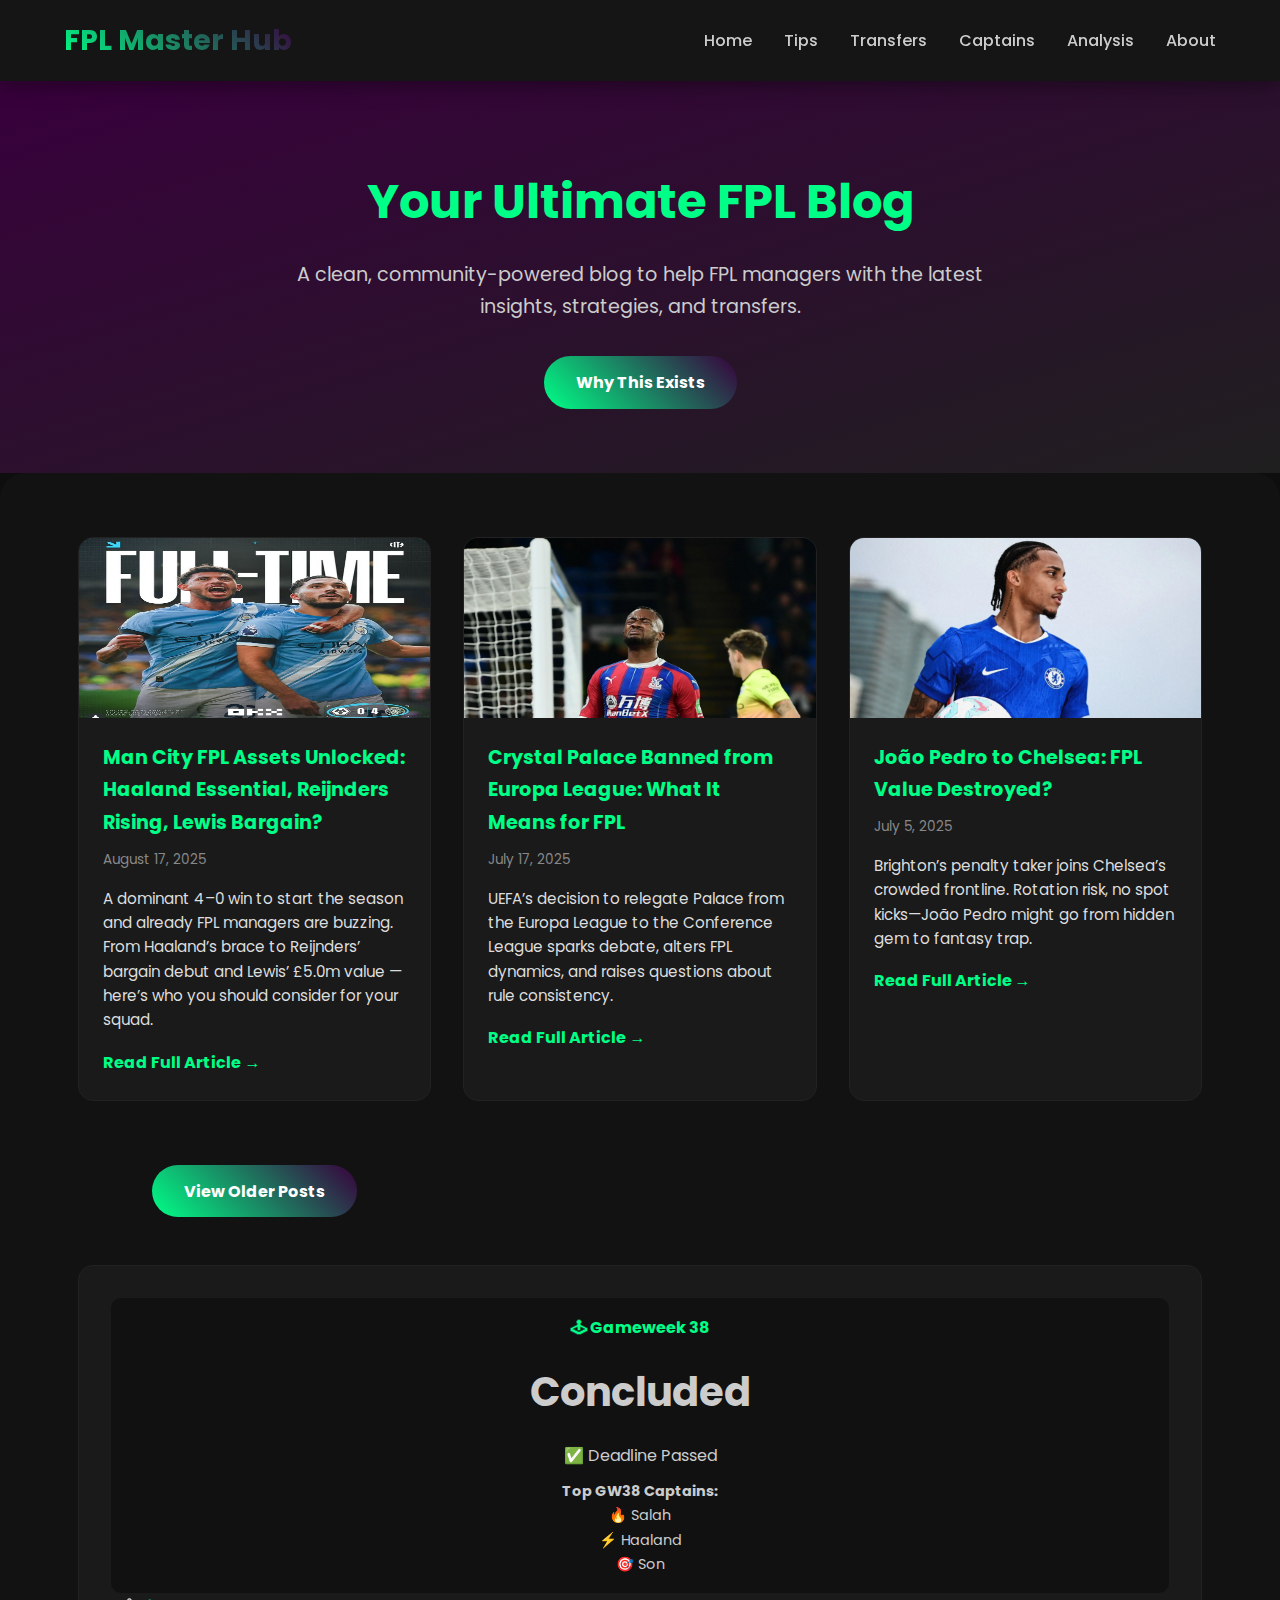
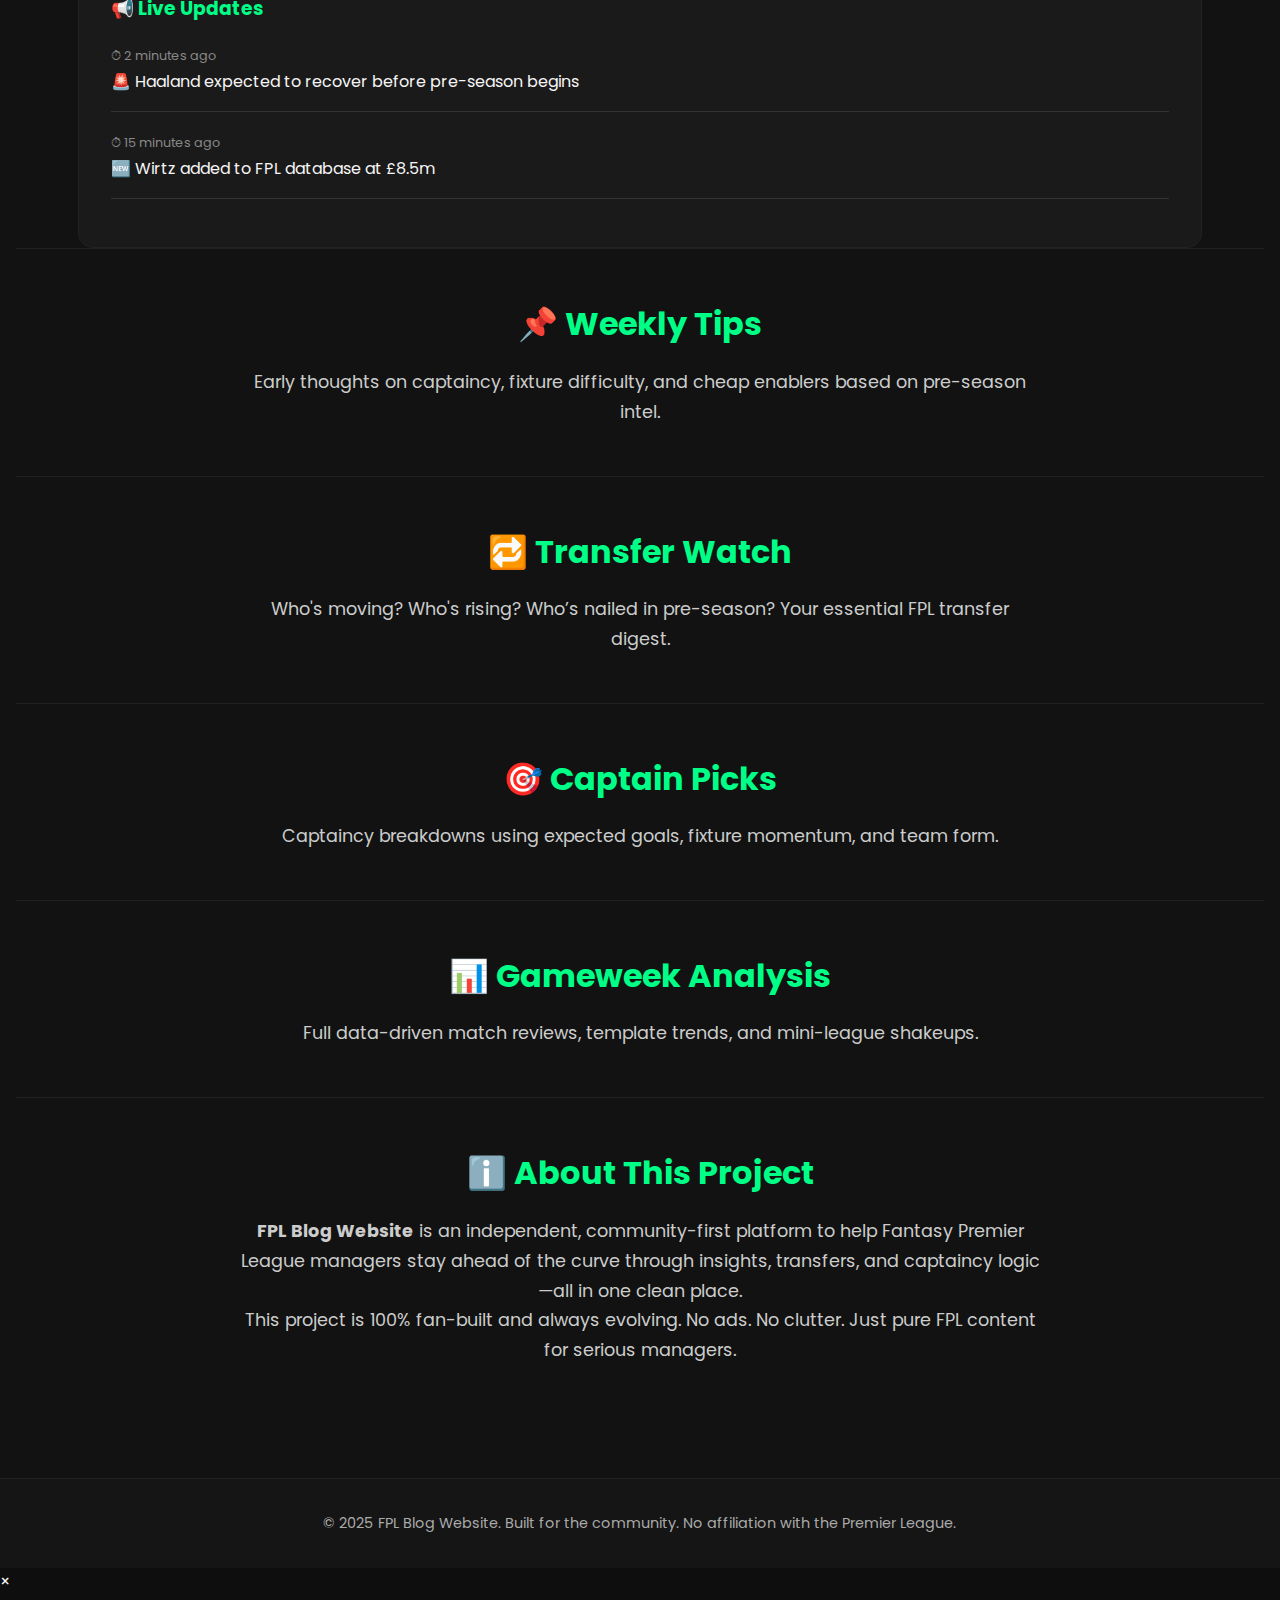
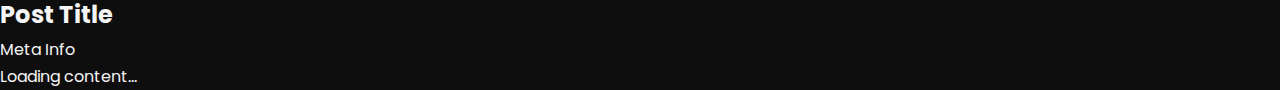
<file: index.html>
<!DOCTYPE html>
<html lang="en">
<head>
  <meta charset="UTF-8" />
  <meta name="viewport" content="width=device-width, initial-scale=1.0"/>
  <title>FPL Blog Website</title>
  <link rel="stylesheet" href="styles.css" />
</head>
<body>
  <header>
    <nav class="container">
      <div class="logo">FPL Master Hub</div>
      <ul class="nav-links">
        <li><a href="#home">Home</a></li>
        <li><a href="#tips">Tips</a></li>
        <li><a href="#transfers">Transfers</a></li>
        <li><a href="#captains">Captains</a></li>
        <li><a href="#analysis">Analysis</a></li>
        <li><a href="#about">About</a></li>
      </ul>
    </nav>
  </header>

  <!-- Hero Section -->
  <section class="hero" id="home">
    <div class="container">
      <h1 class="floating">Your Ultimate FPL Blog</h1>
      <p>A clean, community-powered blog to help FPL managers with the latest insights, strategies, and transfers.</p>
      <a href="#about" class="cta-button pulse">Why This Exists</a>
    </div>
  </section>

  <main>
    <div class="container">
      <div class="content-wrapper">

       <!-- BLOG POSTS -->


 <section id="posts" class="blog-posts">
<!-- Manchester City GW1 Article -->
<article class="post-card" data-article="man-city-gw1">
  <img src="images/mancitygw1image.jpg" alt="Manchester City squad celebrating at the Etihad" class="post-image" />
  <div class="post-content">
    <h2 class="post-title">Man City FPL Assets Unlocked: Haaland Essential, Reijnders Rising, Lewis Bargain?</h2>
    <div class="post-meta">August 17, 2025</div>
    <p class="post-excerpt">
      A dominant 4–0 win to start the season and already FPL managers are buzzing. From Haaland’s brace to Reijnders’ bargain debut and Lewis’ £5.0m value — here’s who you should consider for your squad.
    </p>
    <a href="articles/mancitygw1.html" class="read-more">Read Full Article →</a>
  </div>
</article>
  <!-- Crystal Palace Article -->
  <article class="post-card" data-article="crystal-palace-europa-ban">
    <img src="images/crystalpalace.jpg" alt="Crystal Palace Europa Ban" class="post-image" />
    <div class="post-content">
      <h2 class="post-title">Crystal Palace Banned from Europa League: What It Means for FPL</h2>
      <div class="post-meta">July 17, 2025</div>
      <p class="post-excerpt">
        UEFA’s decision to relegate Palace from the Europa League to the Conference League sparks debate, alters FPL dynamics, and raises questions about rule consistency.
      </p>
      <a href="articles/crystalpalace.html" class="read-more">Read Full Article →</a>
    </div>
  </article>

  <!-- João Pedro Article -->
  <article class="post-card" data-article="joao-pedro-chelsea">
    <img src="images/pedro1.jpg" alt="João Pedro in Chelsea kit" class="post-image" />
    <div class="post-content">
      <h2 class="post-title">João Pedro to Chelsea: FPL Value Destroyed?</h2>
      <div class="post-meta">July 5, 2025</div>
      <p class="post-excerpt">
        Brighton’s penalty taker joins Chelsea’s crowded frontline. Rotation risk, no spot kicks—João Pedro might go from hidden gem to fantasy trap.
      </p>
      <a href="articles/pedro.html" class="read-more">Read Full Article →</a>
    </div>
  </article>

  

  <div style="text-align: center; margin-top: 2rem;">
    <a href="older-posts.html" class="cta-button">View Older Posts</a>
  </div>

</section>




        <!-- SIDEBAR -->
        <aside class="sidebar">
          <div class="widget">
            <div class="gameweek-info">
              <h4>🕹 Gameweek 38</h4>
              <div class="number">Concluded</div>
              <p id="deadline-countdown">🚧 FPL resumes in Gameweek 1 (2025/26)</p>
              <div style="margin-top: 10px; font-size: 0.9rem;">
                <strong>Top GW38 Captains:</strong><br>
                🔥 Salah<br>
                ⚡ Haaland<br>
                🎯 Son
              </div>
            </div>
          </div>

          <div class="widget">
            <h3>📢 Live Updates</h3>
            <div class="live-updates">
              <div class="update-item">
                <span class="update-time">2 mins ago</span>
                <p>🚨 Haaland expected to recover before pre-season begins</p>
              </div>
              <div class="update-item">
                <span class="update-time">15 mins ago</span>
                <p>🆕 Wirtz added to FPL database at £8.5m</p>
              </div>
            </div>
          </div>
        </aside>
      </div>
    </div>

    <!-- Extra Sections -->
    <section id="tips" class="section">
      <div class="container">
        <h2 class="section-title">📌 Weekly Tips</h2>
        <p>Early thoughts on captaincy, fixture difficulty, and cheap enablers based on pre-season intel.</p>
      </div>
    </section>

    <section id="transfers" class="section">
      <div class="container">
        <h2 class="section-title">🔁 Transfer Watch</h2>
        <p>Who's moving? Who's rising? Who’s nailed in pre-season? Your essential FPL transfer digest.</p>
      </div>
    </section>

    <section id="captains" class="section">
      <div class="container">
        <h2 class="section-title">🎯 Captain Picks</h2>
        <p>Captaincy breakdowns using expected goals, fixture momentum, and team form.</p>
      </div>
    </section>

    <section id="analysis" class="section">
      <div class="container">
        <h2 class="section-title">📊 Gameweek Analysis</h2>
        <p>Full data-driven match reviews, template trends, and mini-league shakeups.</p>
      </div>
    </section>

    <section id="about" class="section">
      <div class="container">
        <h2 class="section-title">ℹ️ About This Project</h2>
        <p><strong>FPL Blog Website</strong> is an independent, community-first platform to help Fantasy Premier League managers stay ahead of the curve through insights, transfers, and captaincy logic—all in one clean place.</p>
        <p>This project is 100% fan-built and always evolving. No ads. No clutter. Just pure FPL content for serious managers.</p>
      </div>
    </section>
  </main>

  <!-- Footer -->
  <footer>
    <div class="container">
      <p>&copy; 2025 FPL Blog Website. Built for the community. No affiliation with the Premier League.</p>
    </div>
  </footer>

  <!-- JS -->
  <script src="script.js"></script>
</body>
</html>
</file>
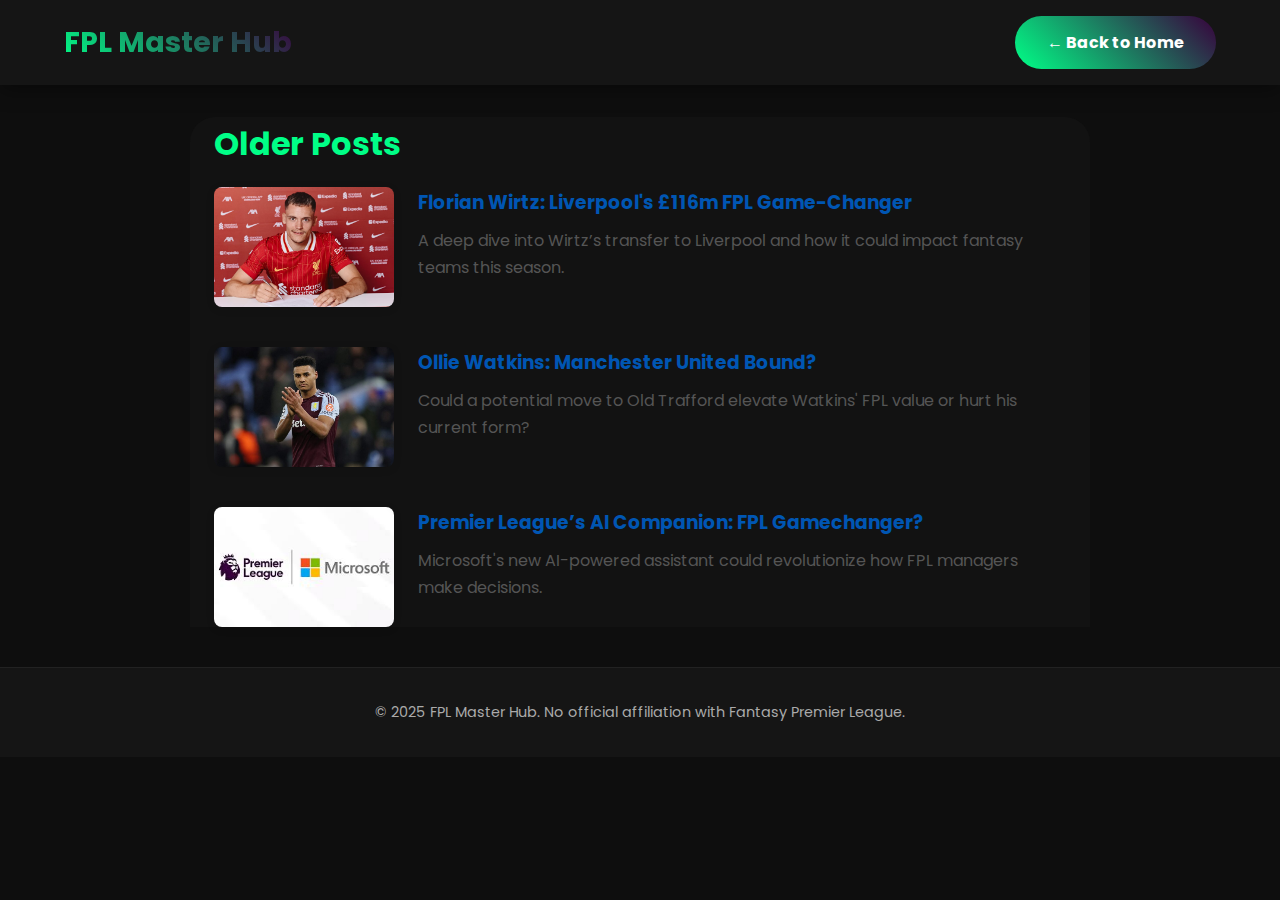
<file: older-posts.html>
<!DOCTYPE html>
<html lang="en">
<head>
  <meta charset="UTF-8" />
  <meta name="viewport" content="width=device-width, initial-scale=1.0"/>
  <title>Older Posts | FPL Master Hub</title>
  <link rel="stylesheet" href="styles.css" />
  <style>
    .older-posts-container {
      max-width: 900px;
      margin: 2rem auto;
      padding: 0 1.5rem;
    }
    .older-post {
      display: flex;
      gap: 1.5rem;
      margin-bottom: 2.5rem;
      align-items: flex-start;
    }
    .older-post img {
      width: 180px;
      height: 120px;
      object-fit: cover;
      border-radius: 8px;
      box-shadow: 0 2px 8px rgba(0, 0, 0, 0.1);
    }
    .older-post-content h3 {
      margin: 0 0 0.5rem;
    }
    .older-post-content p {
      margin: 0;
      color: #555;
    }
    .older-post-content a {
      text-decoration: none;
      color: #0056b3;
    }
    .older-post-content a:hover {
      text-decoration: underline;
    }
  </style>
</head>
<body>

  <header>
    <nav class="container">
      <div class="logo">FPL Master Hub</div>
      <a href="index.html" class="cta-button">← Back to Home</a>
    </nav>
  </header>

  <main class="older-posts-container">
    <h1 class="section-title">Older Posts</h1>

    <div class="older-post">
      <img src="images/wirtz.jpg" alt="Wirtz at Liverpool">
      <div class="older-post-content">
        <h3><a href="articles/wirtz.html">Florian Wirtz: Liverpool's £116m FPL Game-Changer</a></h3>
        <p>A deep dive into Wirtz’s transfer to Liverpool and how it could impact fantasy teams this season.</p>
      </div>
    </div>

    <div class="older-post">
      <img src="images/watkins.jpg" alt="Watkins linked to Manchester United">
      <div class="older-post-content">
        <h3><a href="articles/watkins.html">Ollie Watkins: Manchester United Bound?</a></h3>
        <p>Could a potential move to Old Trafford elevate Watkins' FPL value or hurt his current form?</p>
      </div>
    </div>

    <div class="older-post">
      <img src="images/ai-companion.jpg" alt="Premier League AI Assistant">
      <div class="older-post-content">
        <h3><a href="articles/ai-companion.html">Premier League’s AI Companion: FPL Gamechanger?</a></h3>
        <p>Microsoft's new AI-powered assistant could revolutionize how FPL managers make decisions.</p>
      </div>
    </div>

  </main>

  <footer>
    <div class="container">
      <p>&copy; 2025 FPL Master Hub. No official affiliation with Fantasy Premier League.</p>
    </div>
  </footer>

</body>
</html>
</file>
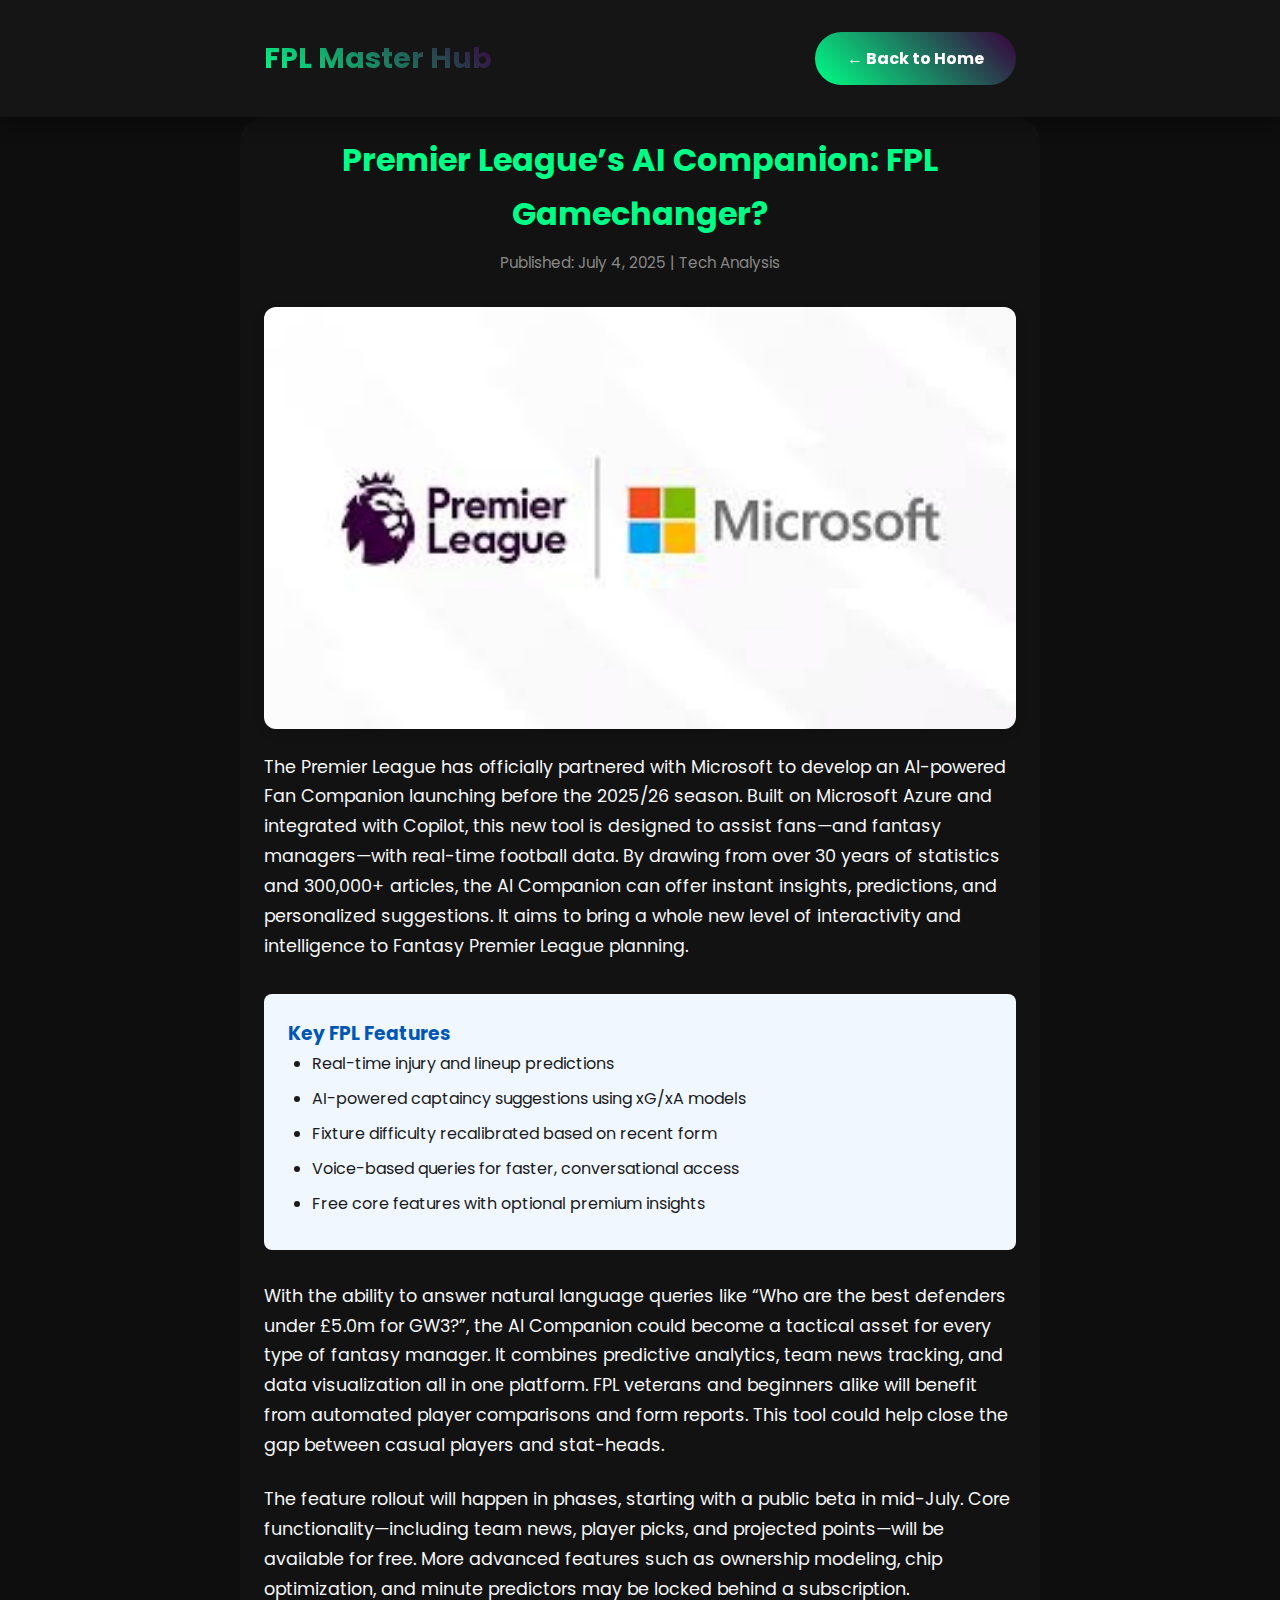
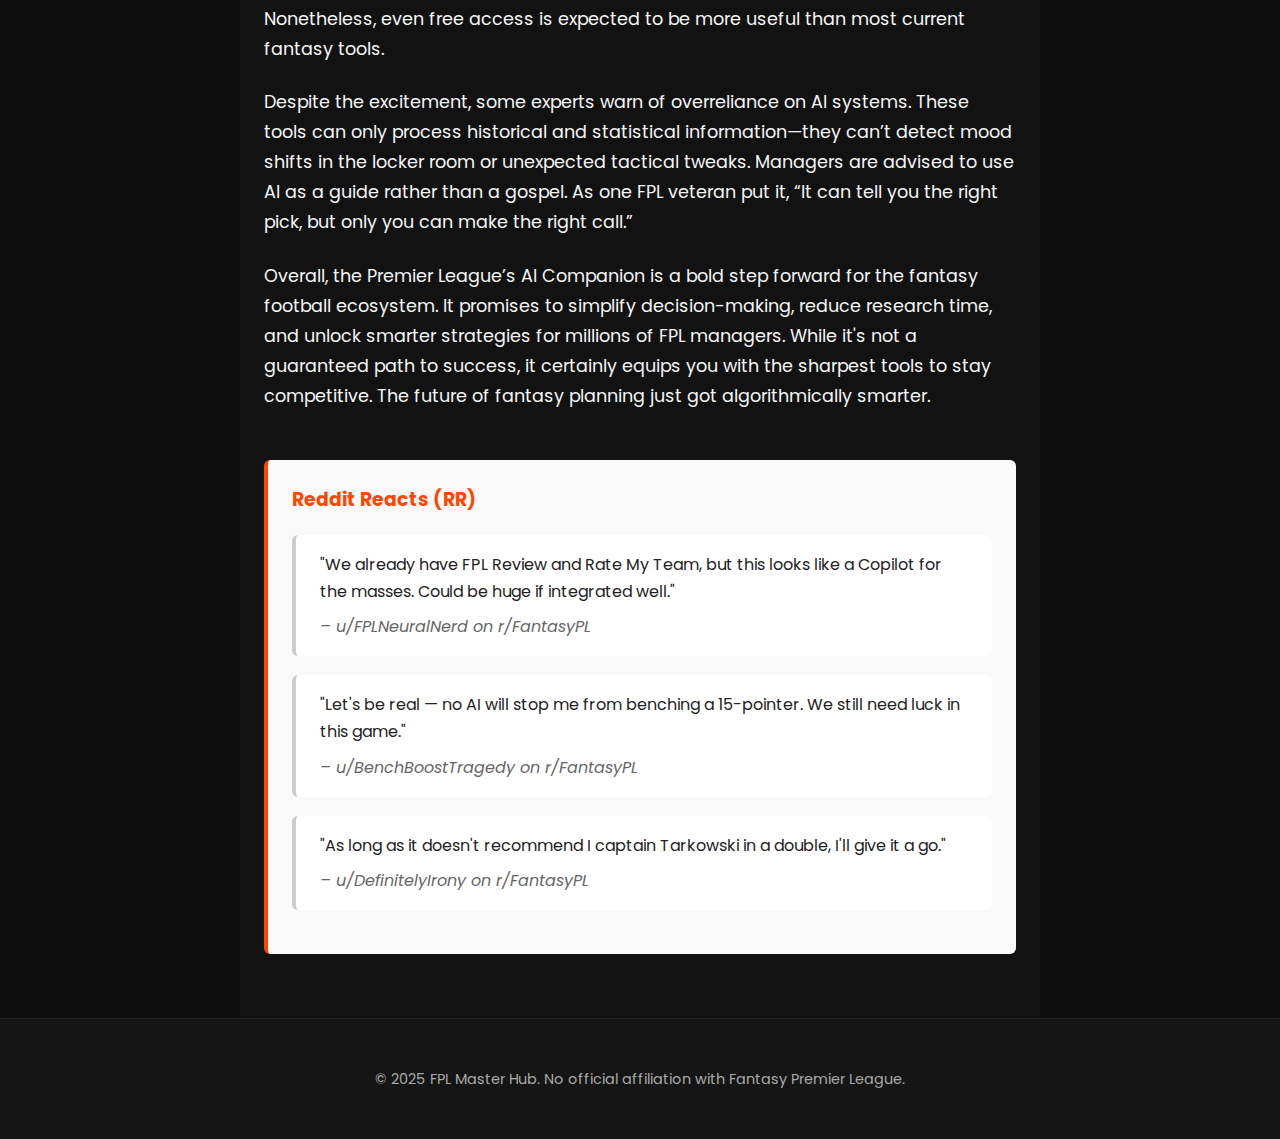
<file: articles/ai-companion.html>
<!DOCTYPE html>
<html lang="en">
<head>
  <meta charset="UTF-8" />
  <meta name="viewport" content="width=device-width, initial-scale=1.0"/>
  <meta name="description" content="Premier League partners with Microsoft to launch an AI-powered Fan Companion. What this means for FPL managers.">
  <title>Premier League’s AI Companion: FPL Impact | FPL Master Hub</title>
  <link rel="stylesheet" href="../styles.css" />
  <style>
    .article-container {
      max-width: 800px;
      margin: 0 auto;
      padding: 1rem 1.5rem;
      animation: fadeIn 1.5s ease-in;
    }

    .section-title {
      font-size: 2rem;
      margin-bottom: 0.5rem;
      text-align: center;
    }

    .article-meta {
      text-align: center;
      color: #888;
      margin-bottom: 2rem;
      font-size: 0.95rem;
    }

    .article-image-wrapper {
      width: 100%;
      max-height: 500px;
      overflow: hidden;
      border-radius: 12px;
      margin: 1.5rem 0;
      box-shadow: 0 4px 12px rgba(0, 0, 0, 0.1);
      animation: fadeIn 1.8s ease-in;
    }

    .article-image {
      width: 100%;
      height: auto;
      display: block;
      object-fit: cover;
      object-position: center;
    }

    .article-content p {
      font-size: 1.1rem;
      line-height: 1.7;
      margin-bottom: 1.5rem;
      animation: fadeIn 2s ease-in;
    }

    .key-points {
      background-color: #f0f7ff;
      color: #1a1a1a;
      padding: 1.5rem;
      border-radius: 8px;
      margin: 2rem 0;
    }

    .key-points h3 {
      margin-top: 0;
      color: #0056b3;
    }

    .key-points ul {
      padding-left: 1.5rem;
    }

    .key-points li {
      margin-bottom: 0.5rem;
    }

    .reddit-reactions {
      background-color: #f9f9f9;
      border-left: 4px solid #ff4500;
      padding: 1.5rem;
      margin: 3rem 0;
      border-radius: 6px;
    }

    .reddit-reactions h3 {
      color: #ff4500;
      margin-top: 0;
    }

    blockquote {
      background: #fff;
      border-left: 4px solid #ccc;
      padding: 1rem 1.5rem;
      border-radius: 6px;
      margin: 1.2rem 0;
      color: #222;
    }

    blockquote em {
      display: block;
      color: #666;
      font-style: italic;
      margin-top: 0.5rem;
    }

    @keyframes fadeIn {
      from { opacity: 0; transform: translateY(30px); }
      to { opacity: 1; transform: translateY(0); }
    }
  </style>
</head>
<body>
  <header>
    <nav class="article-container">
      <div class="logo">FPL Master Hub</div>
      <a href="../index.html" class="cta-button">← Back to Home</a>
    </nav>
  </header>

  <main class="article-container">
    <article>
      <h1 class="section-title">Premier League’s AI Companion: FPL Gamechanger?</h1>
      <p class="article-meta">Published: July 4, 2025 | Tech Analysis</p>

      <div class="article-image-wrapper">
        <img src="../images/ai-companion.jpg" alt="Premier League AI Companion interface" class="article-image" />
      </div>

      <div class="article-content">
        <p>The Premier League has officially partnered with Microsoft to develop an AI-powered Fan Companion launching before the 2025/26 season. Built on Microsoft Azure and integrated with Copilot, this new tool is designed to assist fans—and fantasy managers—with real-time football data. By drawing from over 30 years of statistics and 300,000+ articles, the AI Companion can offer instant insights, predictions, and personalized suggestions. It aims to bring a whole new level of interactivity and intelligence to Fantasy Premier League planning.</p>

        <div class="key-points">
          <h3>Key FPL Features</h3>
          <ul>
            <li>Real-time injury and lineup predictions</li>
            <li>AI-powered captaincy suggestions using xG/xA models</li>
            <li>Fixture difficulty recalibrated based on recent form</li>
            <li>Voice-based queries for faster, conversational access</li>
            <li>Free core features with optional premium insights</li>
          </ul>
        </div>

        <p>With the ability to answer natural language queries like “Who are the best defenders under £5.0m for GW3?”, the AI Companion could become a tactical asset for every type of fantasy manager. It combines predictive analytics, team news tracking, and data visualization all in one platform. FPL veterans and beginners alike will benefit from automated player comparisons and form reports. This tool could help close the gap between casual players and stat-heads.</p>

        <p>The feature rollout will happen in phases, starting with a public beta in mid-July. Core functionality—including team news, player picks, and projected points—will be available for free. More advanced features such as ownership modeling, chip optimization, and minute predictors may be locked behind a subscription. Nonetheless, even free access is expected to be more useful than most current fantasy tools.</p>

        <p>Despite the excitement, some experts warn of overreliance on AI systems. These tools can only process historical and statistical information—they can’t detect mood shifts in the locker room or unexpected tactical tweaks. Managers are advised to use AI as a guide rather than a gospel. As one FPL veteran put it, “It can tell you the right pick, but only you can make the right call.”</p>

        <p>Overall, the Premier League’s AI Companion is a bold step forward for the fantasy football ecosystem. It promises to simplify decision-making, reduce research time, and unlock smarter strategies for millions of FPL managers. While it's not a guaranteed path to success, it certainly equips you with the sharpest tools to stay competitive. The future of fantasy planning just got algorithmically smarter.</p>
      </div>

      <div class="reddit-reactions">
        <h3>Reddit Reacts (RR)</h3>

        <blockquote>
          "We already have FPL Review and Rate My Team, but this looks like a Copilot for the masses. Could be huge if integrated well."  
          <em>– u/FPLNeuralNerd on r/FantasyPL</em>
        </blockquote>

        <blockquote>
          "Let's be real — no AI will stop me from benching a 15-pointer. We still need luck in this game."  
          <em>– u/BenchBoostTragedy on r/FantasyPL</em>
        </blockquote>

        <blockquote>
          "As long as it doesn't recommend I captain Tarkowski in a double, I'll give it a go."  
          <em>– u/DefinitelyIrony on r/FantasyPL</em>
        </blockquote>
      </div>
    </article>
  </main>

  <footer>
    <div class="article-container">
      <p>&copy; 2025 FPL Master Hub. No official affiliation with Fantasy Premier League.</p>
    </div>
  </footer>
</body>
</html>
</file>
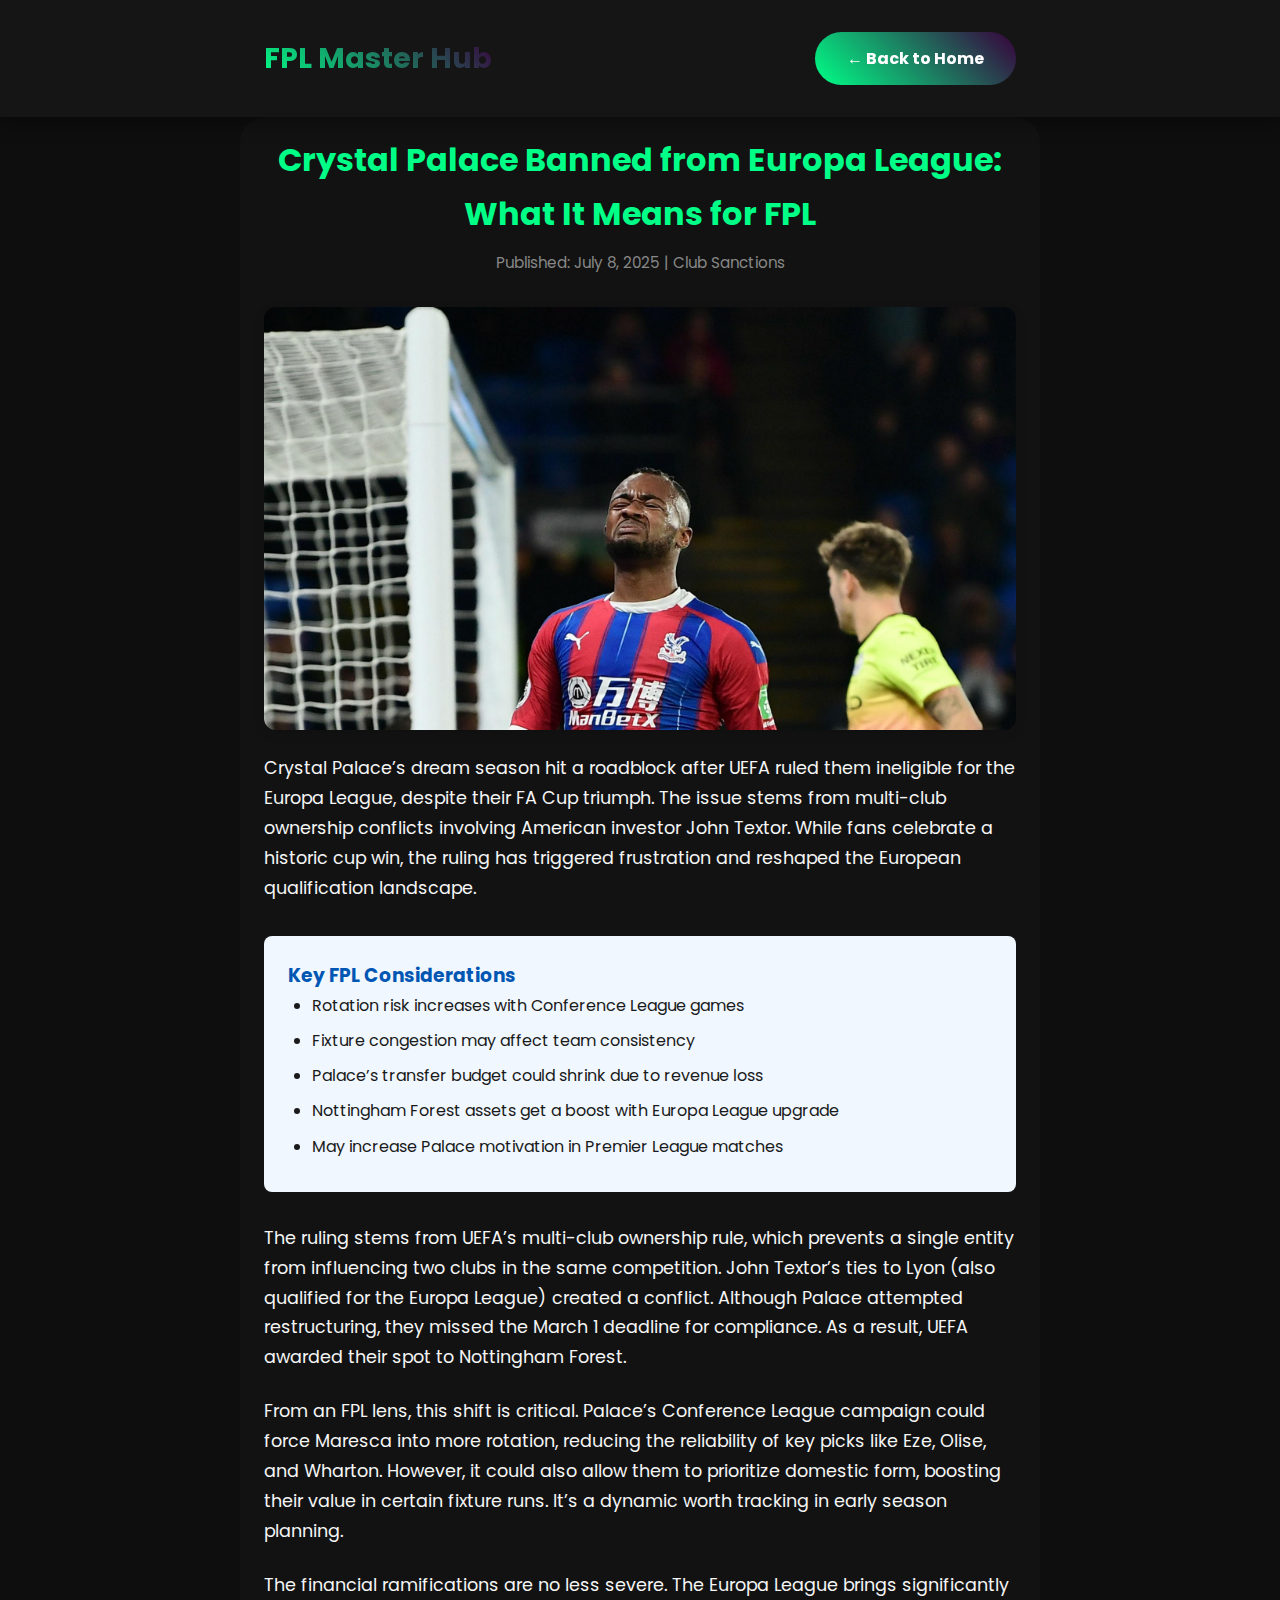
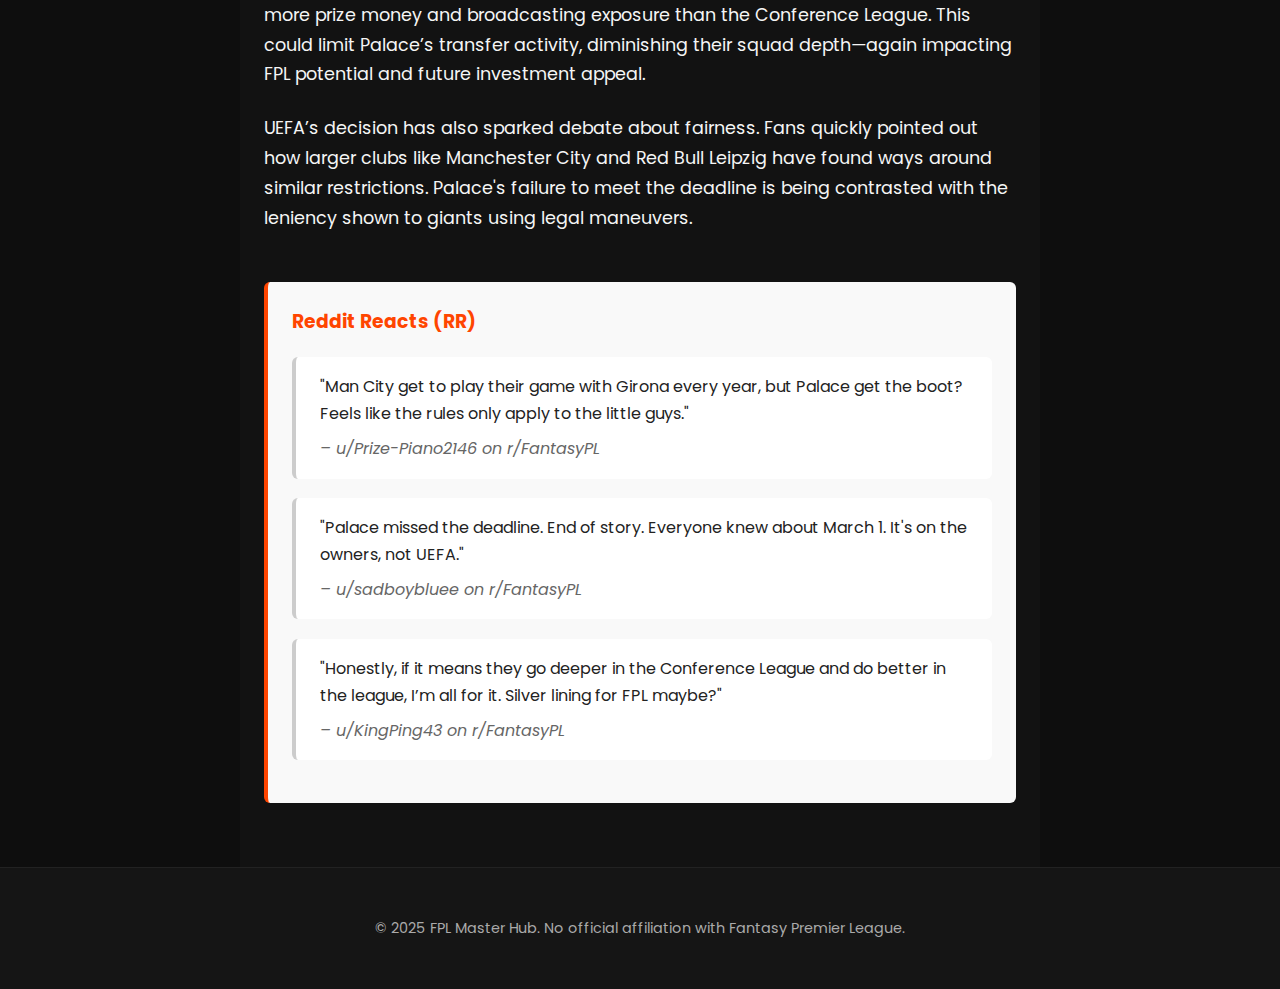
<file: articles/crystalpalace.html>
<!DOCTYPE html>
<html lang="en">
<head>
  <meta charset="UTF-8" />
  <meta name="viewport" content="width=device-width, initial-scale=1.0"/>
  <meta name="description" content="Crystal Palace's Europa League ban explained and what it means for FPL and Premier League clubs">
  <title>Crystal Palace Banned from Europa League | FPL Master Hub</title>
  <link rel="stylesheet" href="../styles.css" />
  <style>
    .article-container {
      max-width: 800px;
      margin: 0 auto;
      padding: 1rem 1.5rem;
      animation: fadeIn 1.5s ease-in;
    }

    .section-title {
      font-size: 2rem;
      margin-bottom: 0.5rem;
      text-align: center;
    }

    .article-meta {
      text-align: center;
      color: #888;
      margin-bottom: 2rem;
      font-size: 0.95rem;
    }

    .article-image-wrapper {
      width: 100%;
      max-height: 500px;
      overflow: hidden;
      border-radius: 12px;
      margin: 1.5rem 0;
      box-shadow: 0 4px 12px rgba(0, 0, 0, 0.1);
      animation: fadeIn 1.8s ease-in;
    }

    .article-image {
      width: 100%;
      height: auto;
      display: block;
      object-fit: cover;
      object-position: center;
    }

    .article-content p {
      font-size: 1.1rem;
      line-height: 1.7;
      margin-bottom: 1.5rem;
      animation: fadeIn 2s ease-in;
    }

    .key-points {
      background-color: #f0f7ff;
      color: #1a1a1a;
      padding: 1.5rem;
      border-radius: 8px;
      margin: 2rem 0;
    }

    .key-points h3 {
      margin-top: 0;
      color: #0056b3;
    }

    .key-points ul {
      padding-left: 1.5rem;
    }

    .key-points li {
      margin-bottom: 0.5rem;
    }

    .reddit-reactions {
      background-color: #f9f9f9;
      border-left: 4px solid #ff4500;
      padding: 1.5rem;
      margin: 3rem 0;
      border-radius: 6px;
    }

    .reddit-reactions h3 {
      color: #ff4500;
      margin-top: 0;
    }

    blockquote {
      background: #fff;
      border-left: 4px solid #ccc;
      padding: 1rem 1.5rem;
      border-radius: 6px;
      margin: 1.2rem 0;
      color: #222;
    }

    blockquote em {
      display: block;
      color: #666;
      font-style: italic;
      margin-top: 0.5rem;
    }

    @keyframes fadeIn {
      from { opacity: 0; transform: translateY(30px); }
      to { opacity: 1; transform: translateY(0); }
    }
  </style>
</head>
<body>
  <header>
    <nav class="article-container">
      <div class="logo">FPL Master Hub</div>
      <a href="../index.html" class="cta-button">← Back to Home</a>
    </nav>
  </header>

  <main class="article-container">
    <article>
      <h1 class="section-title">Crystal Palace Banned from Europa League: What It Means for FPL</h1>
      <p class="article-meta">Published: July 8, 2025 | Club Sanctions</p>

      <div class="article-image-wrapper">
        <img src="../images/crystalpalace.jpg" alt="Crystal Palace players looking dejected" class="article-image" />
      </div>

      <div class="article-content">
        <p>Crystal Palace’s dream season hit a roadblock after UEFA ruled them ineligible for the Europa League, despite their FA Cup triumph. The issue stems from multi-club ownership conflicts involving American investor John Textor. While fans celebrate a historic cup win, the ruling has triggered frustration and reshaped the European qualification landscape.</p>

        <div class="key-points">
          <h3>Key FPL Considerations</h3>
          <ul>
            <li>Rotation risk increases with Conference League games</li>
            <li>Fixture congestion may affect team consistency</li>
            <li>Palace’s transfer budget could shrink due to revenue loss</li>
            <li>Nottingham Forest assets get a boost with Europa League upgrade</li>
            <li>May increase Palace motivation in Premier League matches</li>
          </ul>
        </div>

        <p>The ruling stems from UEFA’s multi-club ownership rule, which prevents a single entity from influencing two clubs in the same competition. John Textor’s ties to Lyon (also qualified for the Europa League) created a conflict. Although Palace attempted restructuring, they missed the March 1 deadline for compliance. As a result, UEFA awarded their spot to Nottingham Forest.</p>

        <p>From an FPL lens, this shift is critical. Palace’s Conference League campaign could force Maresca into more rotation, reducing the reliability of key picks like Eze, Olise, and Wharton. However, it could also allow them to prioritize domestic form, boosting their value in certain fixture runs. It’s a dynamic worth tracking in early season planning.</p>

        <p>The financial ramifications are no less severe. The Europa League brings significantly more prize money and broadcasting exposure than the Conference League. This could limit Palace’s transfer activity, diminishing their squad depth—again impacting FPL potential and future investment appeal.</p>

        <p>UEFA’s decision has also sparked debate about fairness. Fans quickly pointed out how larger clubs like Manchester City and Red Bull Leipzig have found ways around similar restrictions. Palace's failure to meet the deadline is being contrasted with the leniency shown to giants using legal maneuvers.</p>
      </div>

      <div class="reddit-reactions">
        <h3>Reddit Reacts (RR)</h3>

        <blockquote>
          "Man City get to play their game with Girona every year, but Palace get the boot? Feels like the rules only apply to the little guys."  
          <em>– u/Prize-Piano2146 on r/FantasyPL</em>
        </blockquote>

        <blockquote>
          "Palace missed the deadline. End of story. Everyone knew about March 1. It's on the owners, not UEFA."  
          <em>– u/sadboybluee on r/FantasyPL</em>
        </blockquote>

        <blockquote>
          "Honestly, if it means they go deeper in the Conference League and do better in the league, I’m all for it. Silver lining for FPL maybe?"  
          <em>– u/KingPing43 on r/FantasyPL</em>
        </blockquote>
      </div>
    </article>
  </main>

  <footer>
    <div class="article-container">
      <p>&copy; 2025 FPL Master Hub. No official affiliation with Fantasy Premier League.</p>
    </div>
  </footer>
</body>
</html>
</file>
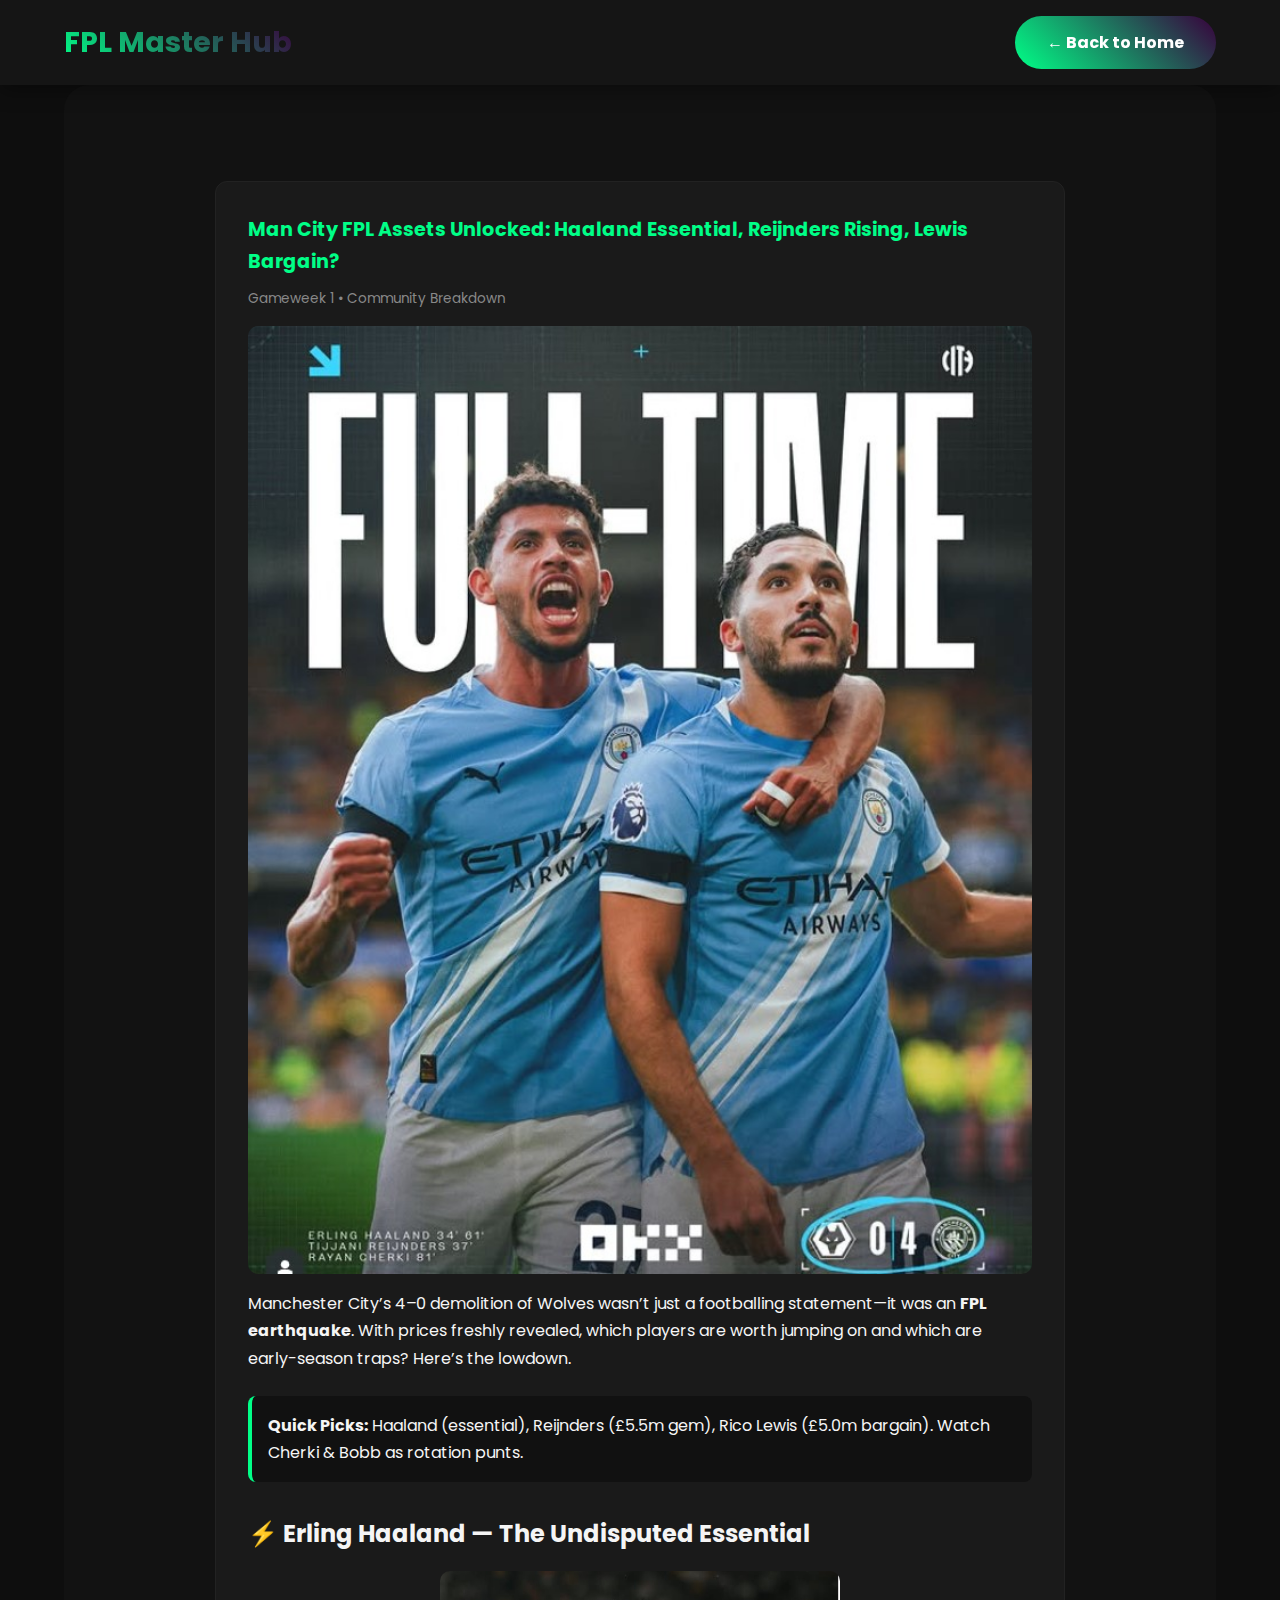
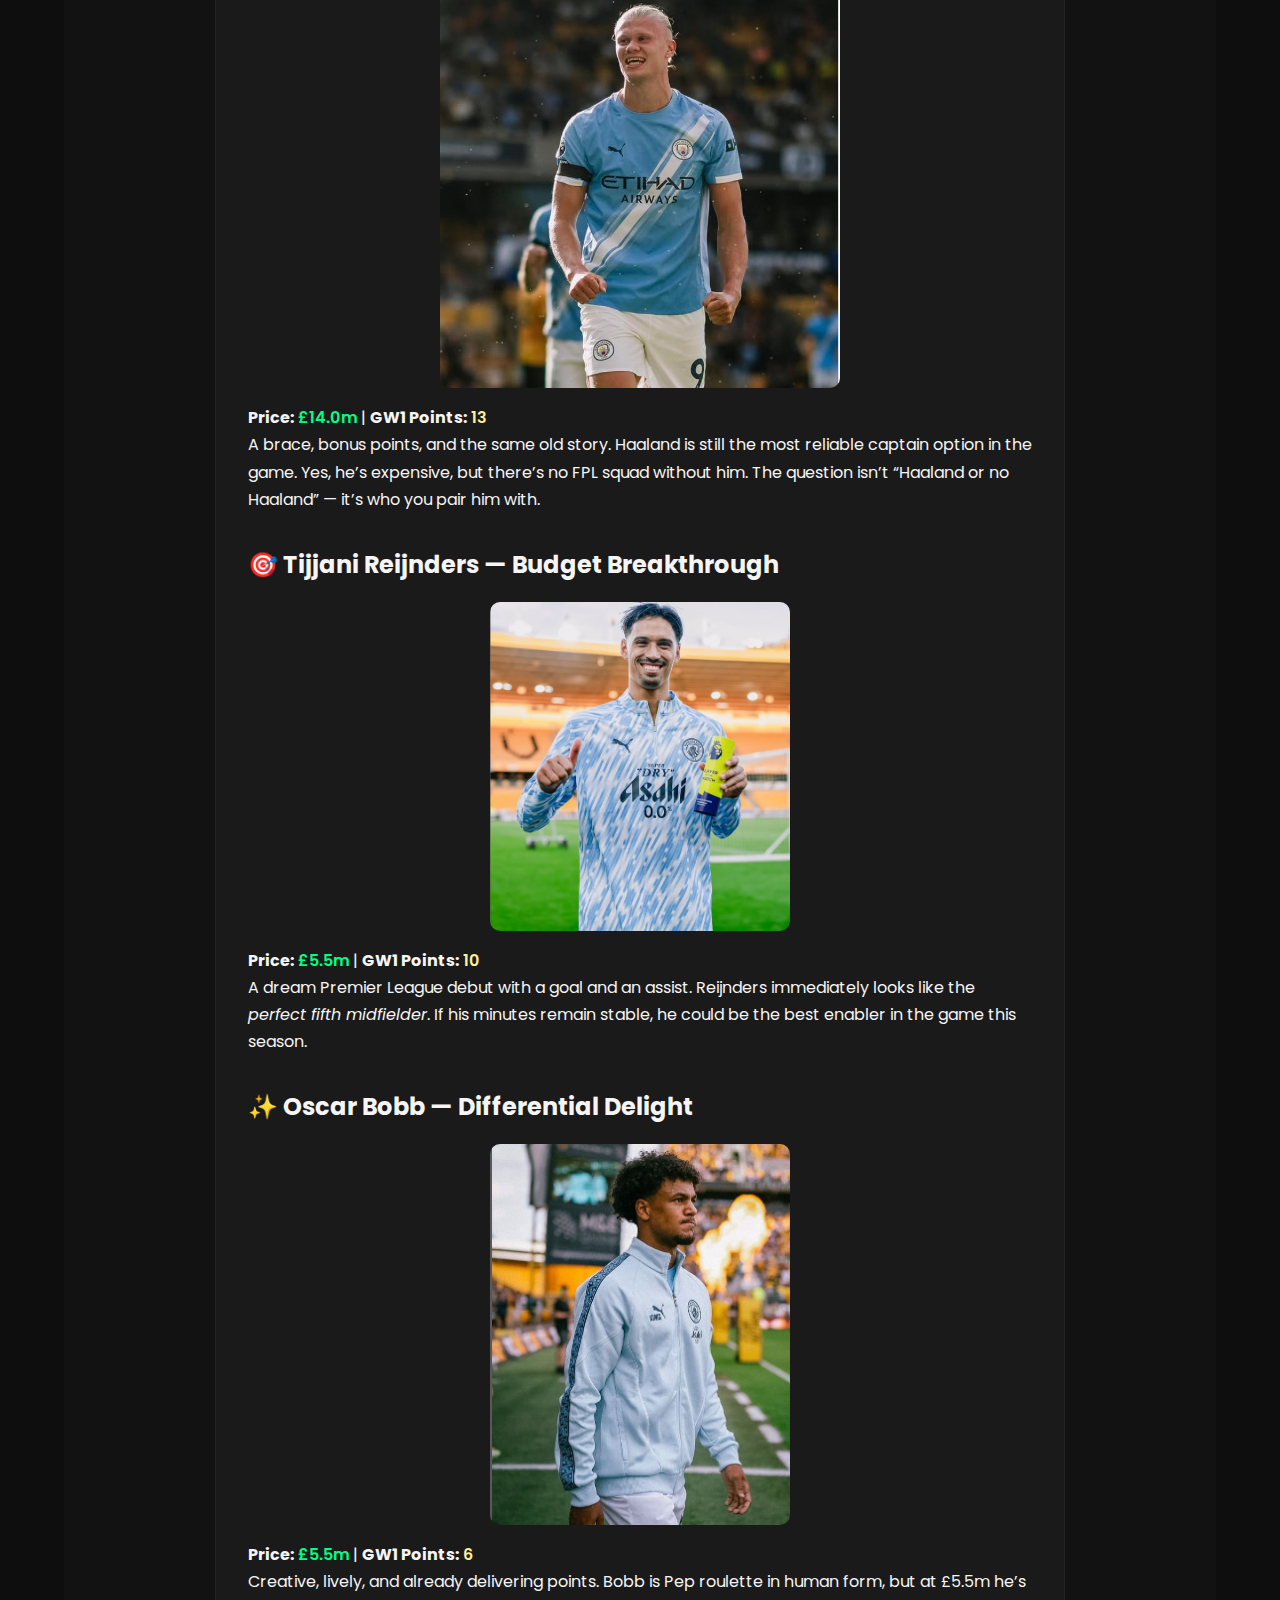
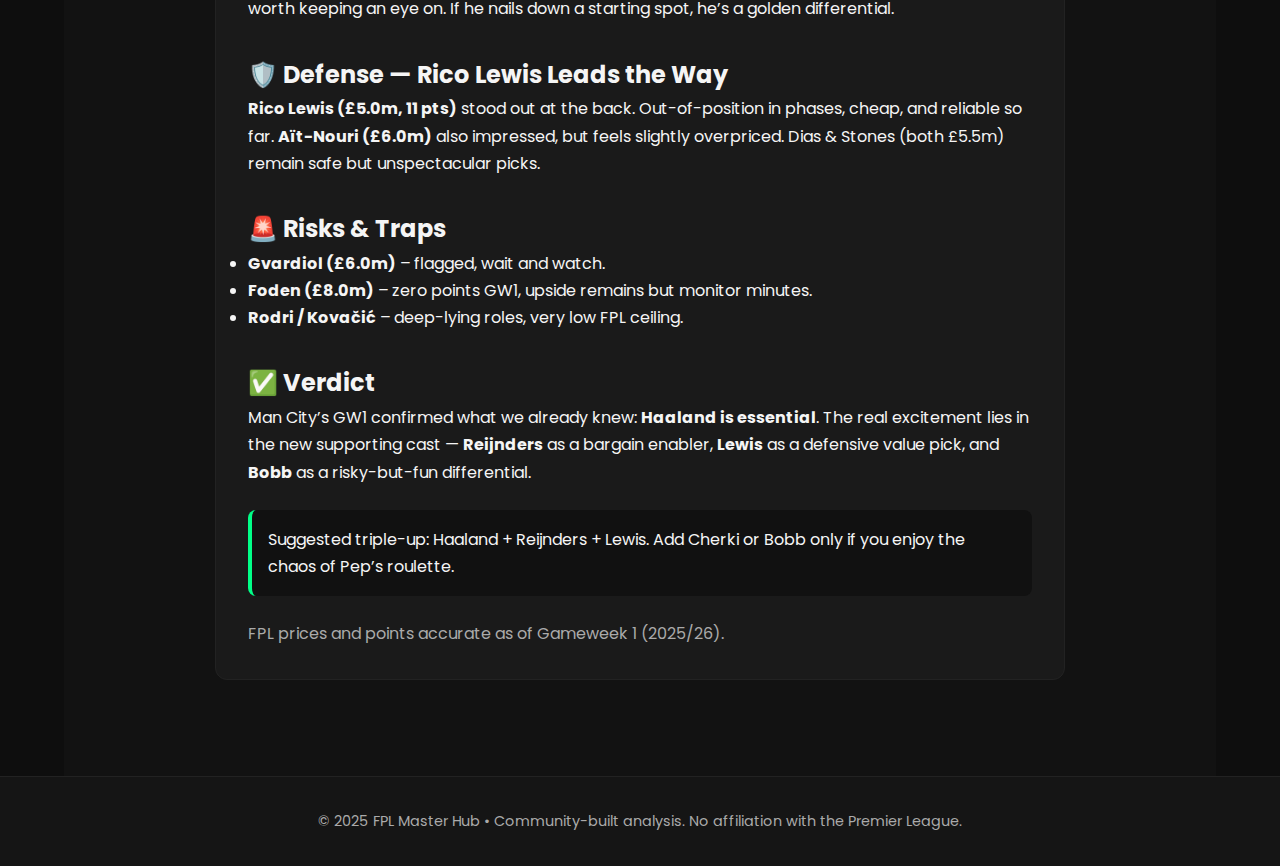
<file: articles/mancitygw1.html>
<!DOCTYPE html>
<html lang="en">
<head>
  <meta charset="UTF-8" />
  <meta name="viewport" content="width=device-width, initial-scale=1.0"/>
  <title>Man City FPL Assets Unlocked: Haaland Essential, Reijnders Rising, Lewis Bargain? | FPL Master Hub</title>
  <link rel="stylesheet" href="../styles.css" />
  <meta name="description" content="Manchester City GW1 FPL analysis: Haaland essential, Reijnders a £5.5m enabler, Lewis value at £5.0m, and other Pep picks & traps." />
  <style>
    .blog-article {max-width: 850px; margin: 2rem auto; background:#1a1a1a; border:1px solid #222; padding:2rem; border-radius:12px;}
    .note {background:#111; border-left:4px solid #00ff87; padding:1rem; border-radius:8px; margin:1.5rem 0;}
    .price {color:#00ff87; font-weight:600;}
    .pts {color:#ffef9a; font-weight:600;}
    .post-img {width:100%; border-radius:10px; margin:1rem 0;}
    .muted {color:#aaa;}
    h2 {margin-top:2rem;}
  </style>
</head>
<body>
  <header>
    <nav class="container">
      <div class="logo">FPL Master Hub</div>
      <a class="cta-button" href="../index.html">← Back to Home</a>
    </nav>
  </header>

  <main class="container">
    <article class="blog-article">
      <h1 class="post-title">Man City FPL Assets Unlocked: Haaland Essential, Reijnders Rising, Lewis Bargain?</h1>
    <div class="post-meta">Gameweek 1 • Community Breakdown</div>
    <img src="../images/mancitygw1image.jpg" alt="Manchester City players gather in front of the Etihad Stadium crowd celebrating a goal, Haaland at the center with arms raised and a focused expression, teammates smiling and congratulating him, stadium seats filled with cheering fans, vibrant and energetic mood" class="post-img" style="max-width:100%; height:auto; display:block; margin:1rem auto;" />
      <p>Manchester City’s 4–0 demolition of Wolves wasn’t just a footballing statement—it was an <strong>FPL earthquake</strong>.  
      With prices freshly revealed, which players are worth jumping on and which are early-season traps? Here’s the lowdown.</p>

      <div class="note"><strong>Quick Picks:</strong> Haaland (essential), Reijnders (£5.5m gem), Rico Lewis (£5.0m bargain). Watch Cherki & Bobb as rotation punts.</div>

      <!-- Haaland Section -->
      <h2>⚡ Erling Haaland — The Undisputed Essential</h2>
    <img src="../images/haalandgw1.jpg" alt="Erling Haaland celebrating after scoring, arms outstretched with a determined expression, teammates approaching to congratulate him, Etihad Stadium crowd visible in the background, energetic and triumphant mood" class="post-img" style="max-width:400px; height:auto; display:block; margin:1rem auto;" />
      <p><strong>Price:</strong> <span class="price">£14.0m</span> | <strong>GW1 Points:</strong> <span class="pts">13</span></p>
      <p>A brace, bonus points, and the same old story. Haaland is still the most reliable captain option in the game.  
      Yes, he’s expensive, but there’s no FPL squad without him. The question isn’t “Haaland or no Haaland” — it’s who you pair him with.</p>

      <!-- Reijnders Section -->
      <h2>🎯 Tijjani Reijnders — Budget Breakthrough</h2>
    <img src="../images/reijndersgw1.jpg" alt="Tijjani Reijnders raising his arms in celebration after scoring for Manchester City, joyful expression, surrounded by cheering teammates and fans in the stadium, energetic and optimistic atmosphere" class="post-img" style="max-width:300px; height:auto; display:block; margin:1rem auto;" />
        <p><strong>Price:</strong> <span class="price">£5.5m</span> | <strong>GW1 Points:</strong> <span class="pts">10</span></p>
        <p>A dream Premier League debut with a goal and an assist. Reijnders immediately looks like the <em>perfect fifth midfielder</em>.  
        If his minutes remain stable, he could be the best enabler in the game this season.</p>

        <!-- Oscar Bobb Section -->
        <h2>✨ Oscar Bobb — Differential Delight</h2>
        <img src="../images/bobbgw1.jpg" alt="Oscar Bobb celebrating with arms raised, smiling as teammates approach, Manchester City fans cheering in the background, lively and upbeat mood" class="post-img" style="max-width:300px; height:auto; display:block; margin:1rem auto;" />
        <p><strong>Price:</strong> <span class="price">£5.5m</span> | <strong>GW1 Points:</strong> <span class="pts">6</span></p>
        <p>Creative, lively, and already delivering points. Bobb is Pep roulette in human form, but at £5.5m he’s worth keeping an eye on.  
        If he nails down a starting spot, he’s a golden differential.</p>

        <h2>🛡️ Defense — Rico Lewis Leads the Way</h2>
        <p><strong>Rico Lewis (£5.0m, 11 pts)</strong> stood out at the back. Out-of-position in phases, cheap, and reliable so far.  
        <strong>Aït-Nouri (£6.0m)</strong> also impressed, but feels slightly overpriced. Dias & Stones (both £5.5m) remain safe but unspectacular picks.</p>

        <h2>🚨 Risks & Traps</h2>
        <ul>
            <li><strong>Gvardiol (£6.0m)</strong> – flagged, wait and watch.</li>
            <li><strong>Foden (£8.0m)</strong> – zero points GW1, upside remains but monitor minutes.</li>
            <li><strong>Rodri / Kovačić</strong> – deep-lying roles, very low FPL ceiling.</li>
        </ul>

        <h2>✅ Verdict</h2>
        <p>Man City’s GW1 confirmed what we already knew: <strong>Haaland is essential</strong>.  
        The real excitement lies in the new supporting cast — <strong>Reijnders</strong> as a bargain enabler, <strong>Lewis</strong> as a defensive value pick, and <strong>Bobb</strong> as a risky-but-fun differential.</p>

        <div class="note">Suggested triple-up: Haaland + Reijnders + Lewis. Add Cherki or Bobb only if you enjoy the chaos of Pep’s roulette.</div>

        <p class="muted">FPL prices and points accurate as of Gameweek 1 (2025/26).</p>
    </article>
  </main>

  <footer>
    <div class="container">
      <p>&copy; 2025 FPL Master Hub • Community-built analysis. No affiliation with the Premier League.</p>
    </div>
  </footer>
</body>
</html>
</file>
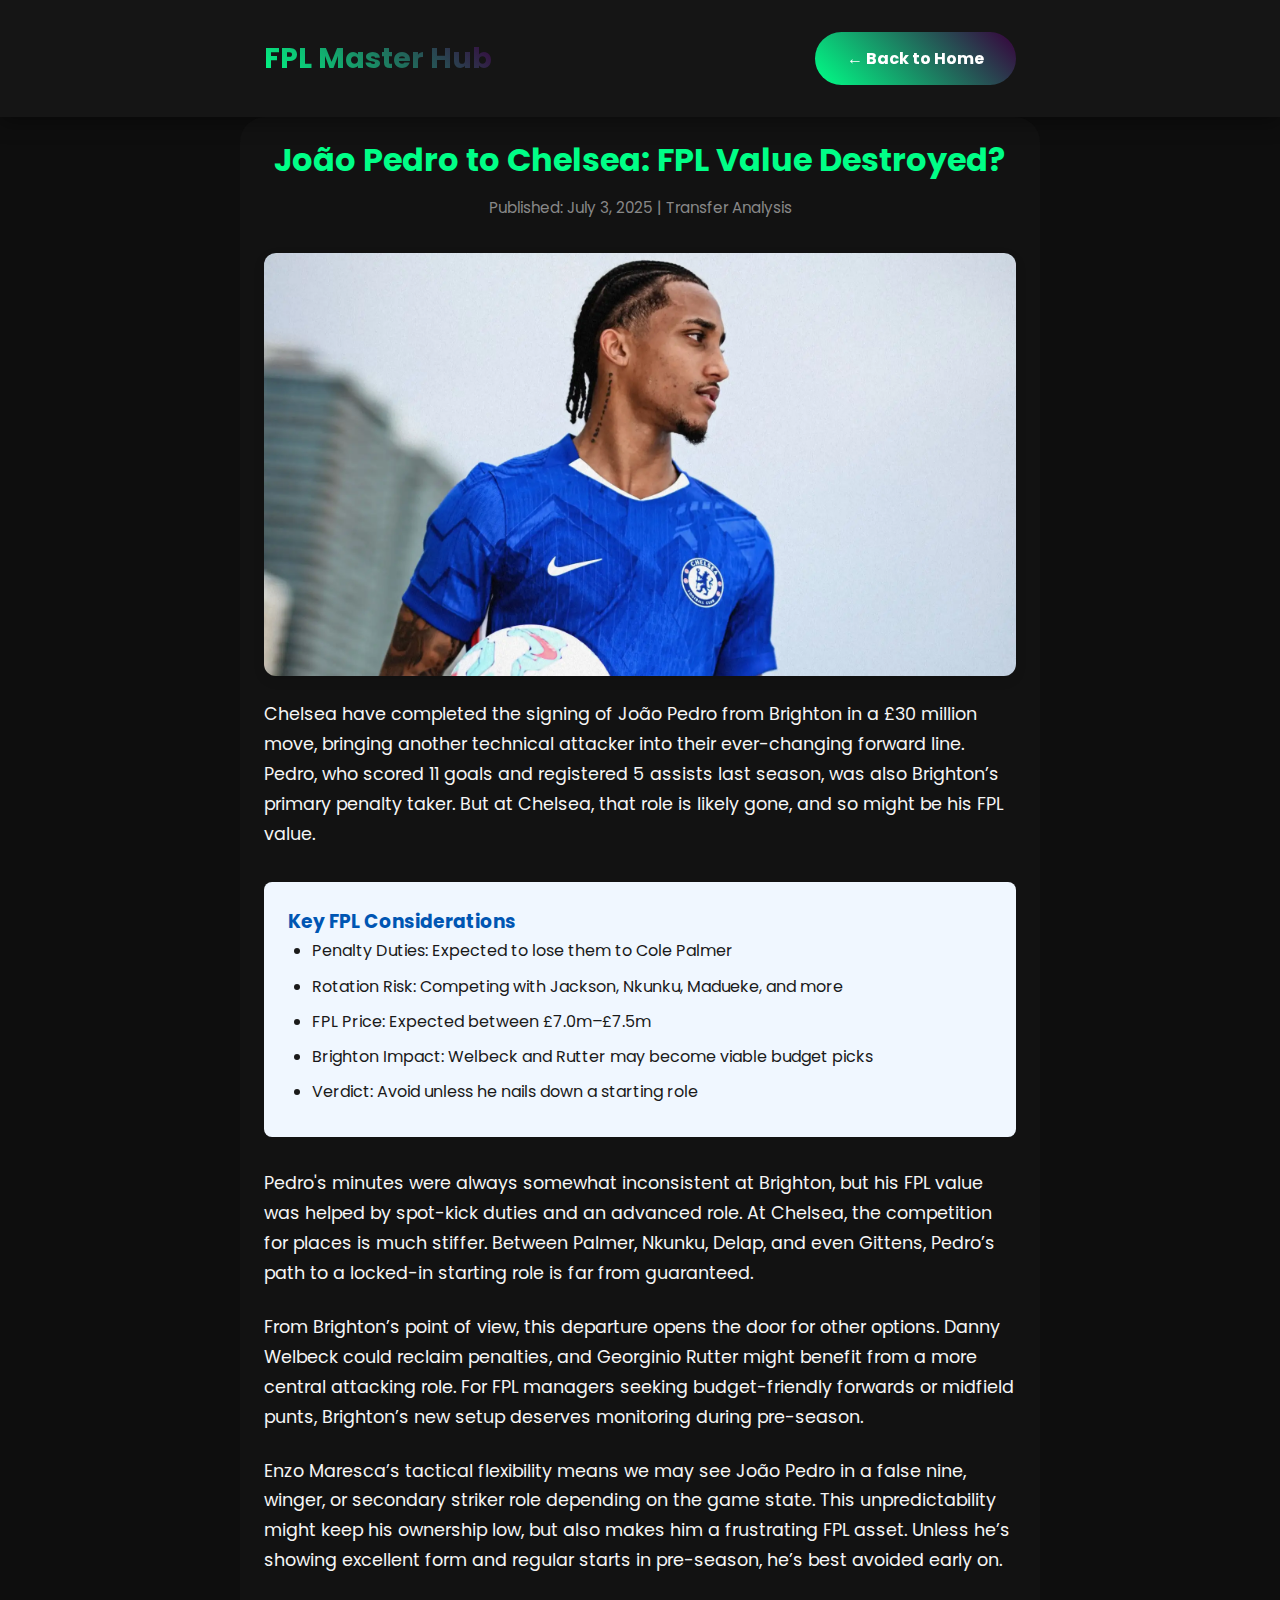
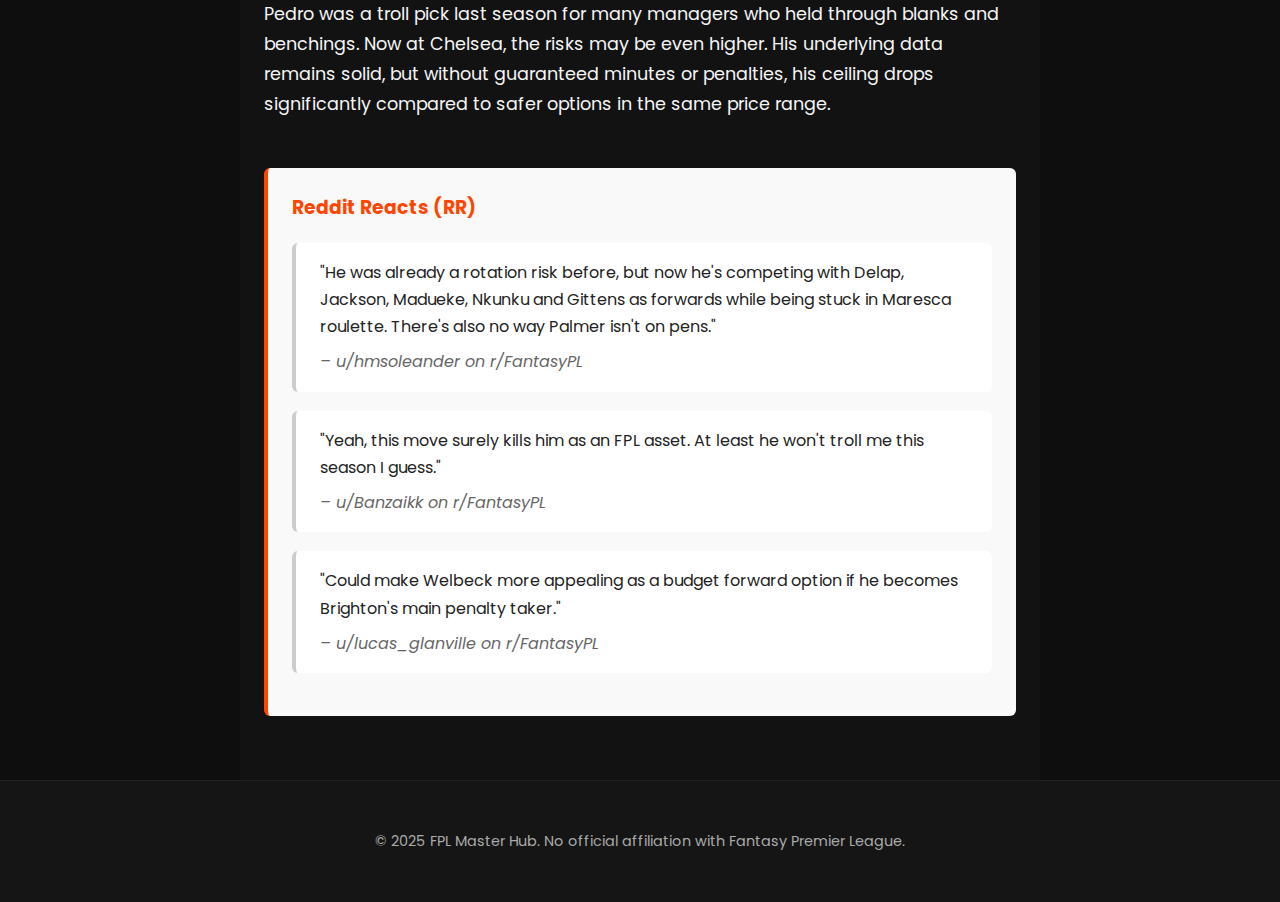
<file: articles/pedro.html>
<!DOCTYPE html>
<html lang="en">
<head>
  <meta charset="UTF-8" />
  <meta name="viewport" content="width=device-width, initial-scale=1.0"/>
  <meta name="description" content="Analysis of João Pedro's transfer to Chelsea and its Fantasy Premier League (FPL) impact">
  <title>João Pedro to Chelsea: FPL Impact | FPL Master Hub</title>
  <link rel="stylesheet" href="../styles.css" />
  <style>
    .article-container {
      max-width: 800px;
      margin: 0 auto;
      padding: 1rem 1.5rem;
      animation: fadeIn 1.5s ease-in;
    }

    .section-title {
      font-size: 2rem;
      margin-bottom: 0.5rem;
      text-align: center;
    }

    .article-meta {
      text-align: center;
      color: #888;
      margin-bottom: 2rem;
      font-size: 0.95rem;
    }

    .article-image-wrapper {
      width: 100%;
      max-height: 500px;
      overflow: hidden;
      border-radius: 12px;
      margin: 1.5rem 0;
      box-shadow: 0 4px 12px rgba(0, 0, 0, 0.1);
      animation: fadeIn 1.8s ease-in;
    }

    .article-image {
      width: 100%;
      height: auto;
      display: block;
      object-fit: cover;
      object-position: center;
    }

    .article-content p {
      font-size: 1.1rem;
      line-height: 1.7;
      margin-bottom: 1.5rem;
      animation: fadeIn 2s ease-in;
    }

    .key-points {
      background-color: #f0f7ff;
      color: #1a1a1a;
      padding: 1.5rem;
      border-radius: 8px;
      margin: 2rem 0;
    }

    .key-points h3 {
      margin-top: 0;
      color: #0056b3;
    }

    .key-points ul {
      padding-left: 1.5rem;
    }

    .key-points li {
      margin-bottom: 0.5rem;
    }

    .reddit-reactions {
      background-color: #f9f9f9;
      border-left: 4px solid #ff4500;
      padding: 1.5rem;
      margin: 3rem 0;
      border-radius: 6px;
    }

    .reddit-reactions h3 {
      color: #ff4500;
      margin-top: 0;
    }

    blockquote {
      background: #fff;
      border-left: 4px solid #ccc;
      padding: 1rem 1.5rem;
      border-radius: 6px;
      margin: 1.2rem 0;
      color: #222;
    }

    blockquote em {
      display: block;
      color: #666;
      font-style: italic;
      margin-top: 0.5rem;
    }

    @keyframes fadeIn {
      from { opacity: 0; transform: translateY(30px); }
      to { opacity: 1; transform: translateY(0); }
    }
  </style>
</head>
<body>
  <header>
    <nav class="article-container">
      <div class="logo">FPL Master Hub</div>
      <a href="../index.html" class="cta-button">← Back to Home</a>
    </nav>
  </header>

  <main class="article-container">
    <article>
      <h1 class="section-title">João Pedro to Chelsea: FPL Value Destroyed?</h1>
      <p class="article-meta">Published: July 3, 2025 | Transfer Analysis</p>

      <div class="article-image-wrapper">
        <img src="../images/pedro1.jpg" alt="João Pedro joins Chelsea" class="article-image" />
      </div>

      <div class="article-content">
        <p>Chelsea have completed the signing of João Pedro from Brighton in a £30 million move, bringing another technical attacker into their ever-changing forward line. Pedro, who scored 11 goals and registered 5 assists last season, was also Brighton’s primary penalty taker. But at Chelsea, that role is likely gone, and so might be his FPL value.</p>

        <div class="key-points">
          <h3>Key FPL Considerations</h3>
          <ul>
            <li>Penalty Duties: Expected to lose them to Cole Palmer</li>
            <li>Rotation Risk: Competing with Jackson, Nkunku, Madueke, and more</li>
            <li>FPL Price: Expected between £7.0m–£7.5m</li>
            <li>Brighton Impact: Welbeck and Rutter may become viable budget picks</li>
            <li>Verdict: Avoid unless he nails down a starting role</li>
          </ul>
        </div>

        <p>Pedro's minutes were always somewhat inconsistent at Brighton, but his FPL value was helped by spot-kick duties and an advanced role. At Chelsea, the competition for places is much stiffer. Between Palmer, Nkunku, Delap, and even Gittens, Pedro’s path to a locked-in starting role is far from guaranteed.</p>

        <p>From Brighton’s point of view, this departure opens the door for other options. Danny Welbeck could reclaim penalties, and Georginio Rutter might benefit from a more central attacking role. For FPL managers seeking budget-friendly forwards or midfield punts, Brighton’s new setup deserves monitoring during pre-season.</p>

        <p>Enzo Maresca’s tactical flexibility means we may see João Pedro in a false nine, winger, or secondary striker role depending on the game state. This unpredictability might keep his ownership low, but also makes him a frustrating FPL asset. Unless he’s showing excellent form and regular starts in pre-season, he’s best avoided early on.</p>

        <p>Pedro was a troll pick last season for many managers who held through blanks and benchings. Now at Chelsea, the risks may be even higher. His underlying data remains solid, but without guaranteed minutes or penalties, his ceiling drops significantly compared to safer options in the same price range.</p>
      </div>

      <div class="reddit-reactions">
        <h3>Reddit Reacts (RR)</h3>

        <blockquote>
          "He was already a rotation risk before, but now he's competing with Delap, Jackson, Madueke, Nkunku and Gittens as forwards while being stuck in Maresca roulette. There's also no way Palmer isn't on pens."  
          <em>– u/hmsoleander on r/FantasyPL</em>
        </blockquote>

        <blockquote>
          "Yeah, this move surely kills him as an FPL asset. At least he won't troll me this season I guess."  
          <em>– u/Banzaikk on r/FantasyPL</em>
        </blockquote>

        <blockquote>
          "Could make Welbeck more appealing as a budget forward option if he becomes Brighton's main penalty taker."  
          <em>– u/lucas_glanville on r/FantasyPL</em>
        </blockquote>
      </div>
    </article>
  </main>

  <footer>
    <div class="article-container">
      <p>&copy; 2025 FPL Master Hub. No official affiliation with Fantasy Premier League.</p>
    </div>
  </footer>
</body>
</html>
</file>
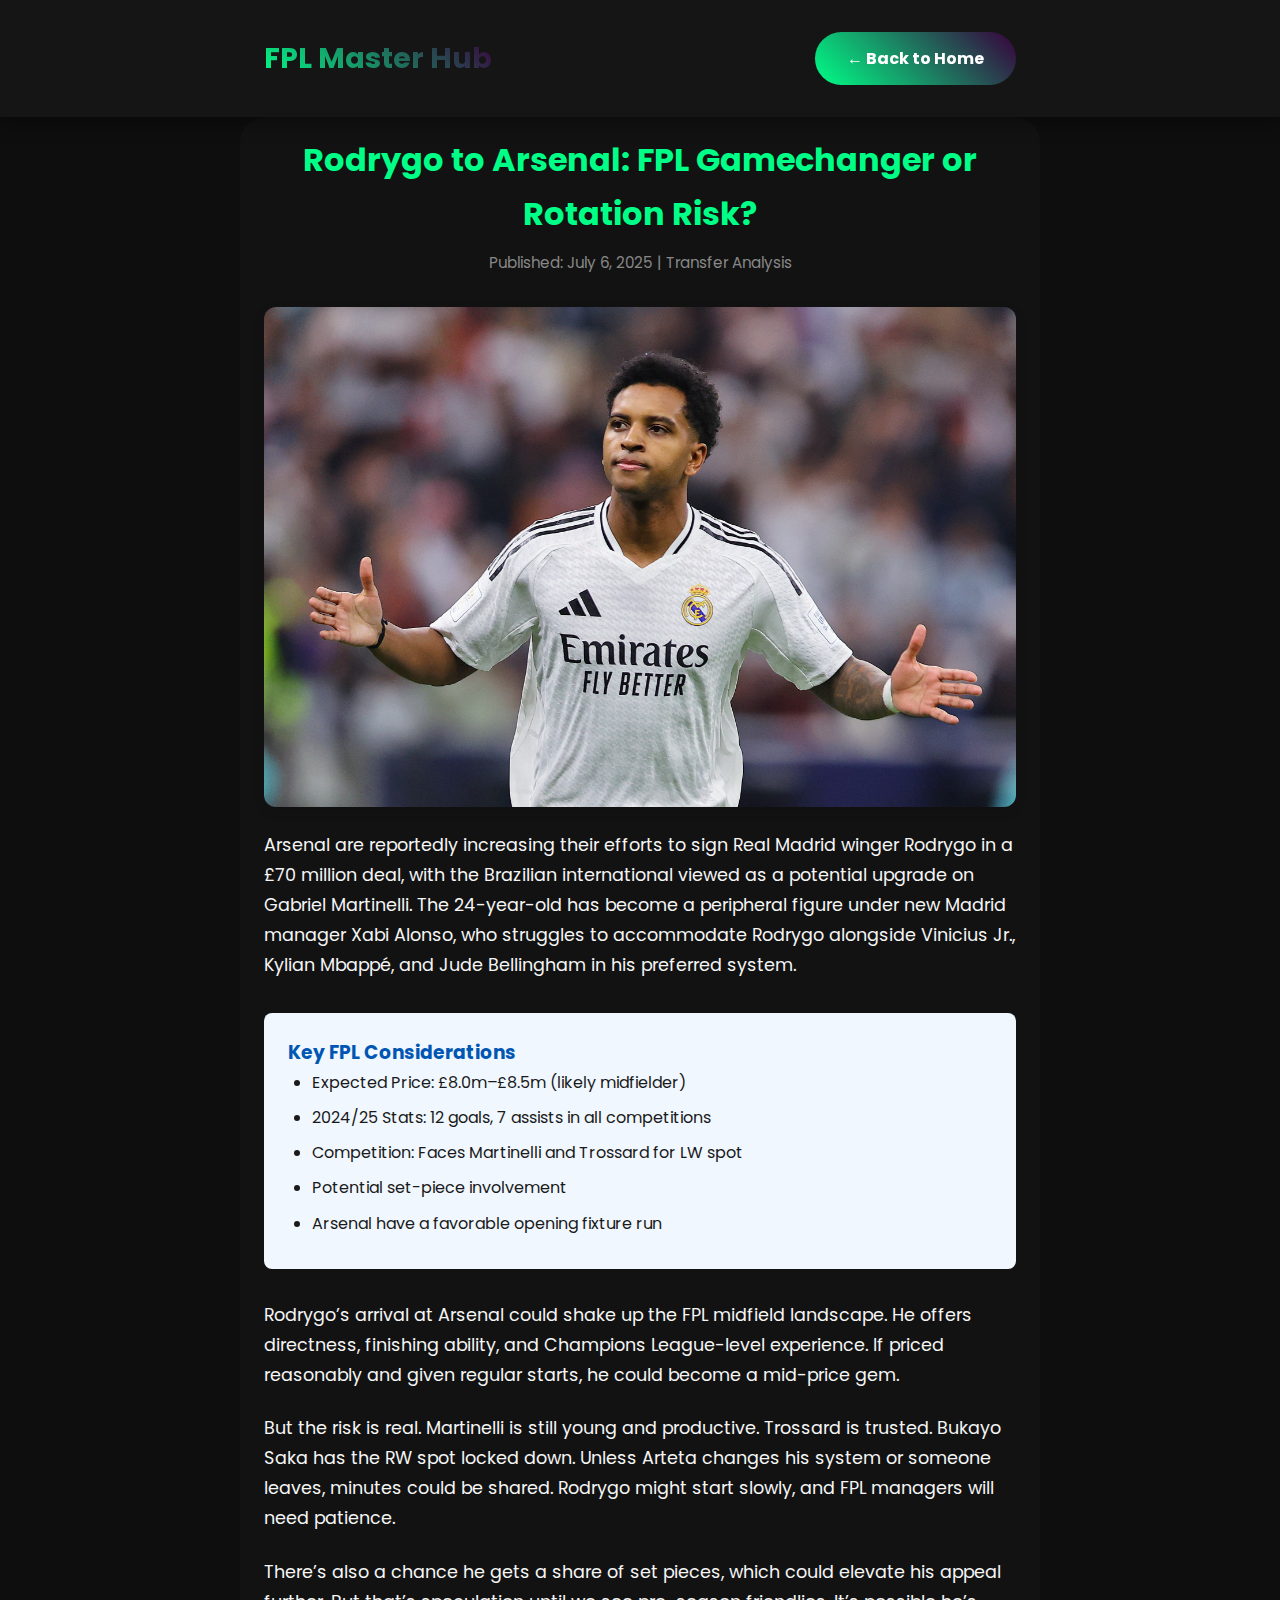
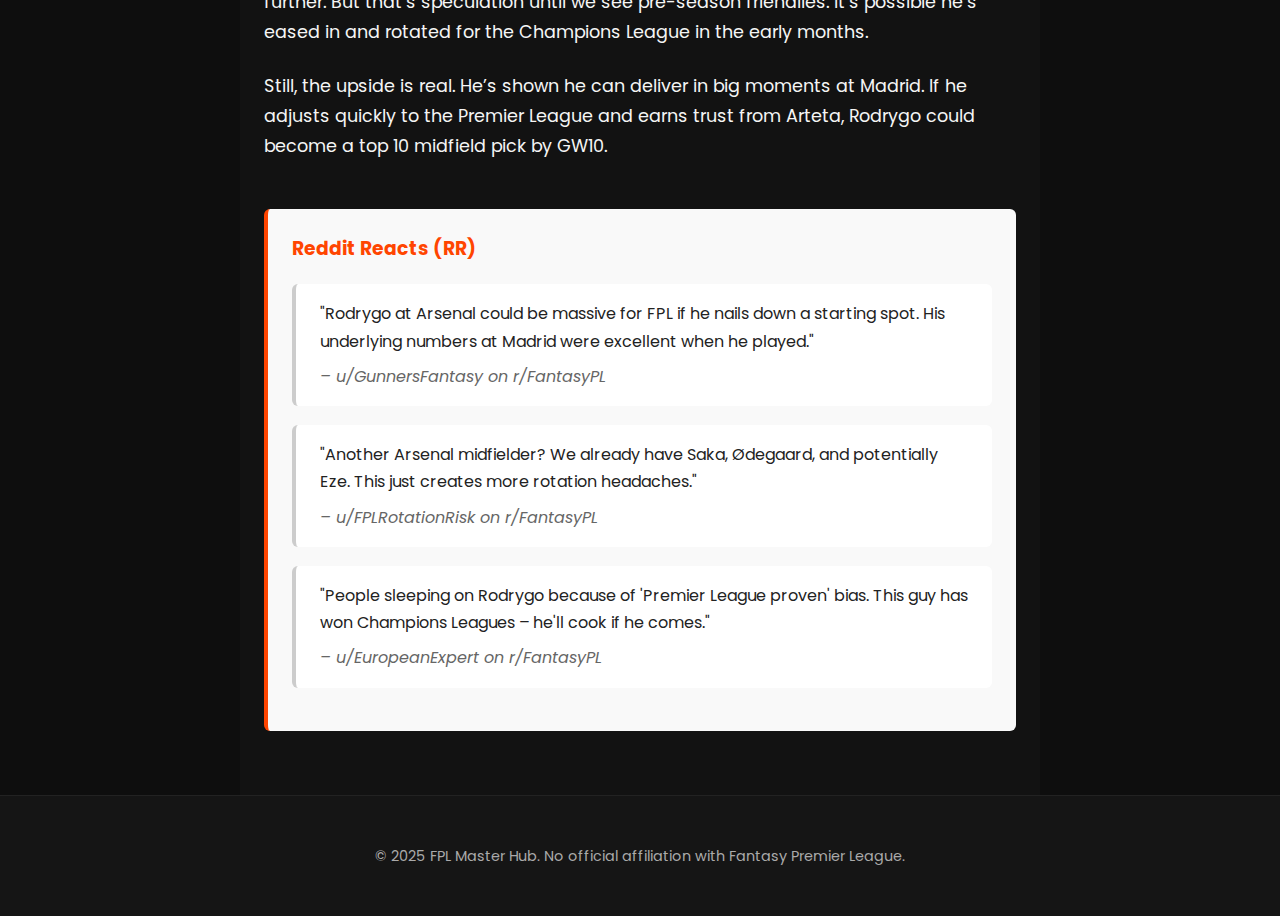
<file: articles/rodrygo.html>
<!DOCTYPE html>
<html lang="en">
<head>
  <meta charset="UTF-8" />
  <meta name="viewport" content="width=device-width, initial-scale=1.0"/>
  <meta name="description" content="Analysis of Arsenal's potential £70m move for Rodrygo and its Fantasy Premier League (FPL) impact">
  <title>Rodrygo to Arsenal: FPL Impact | FPL Master Hub</title>
  <link rel="stylesheet" href="../styles.css" />
  <style>
    .article-container {
      max-width: 800px;
      margin: 0 auto;
      padding: 1rem 1.5rem;
      animation: fadeIn 1.5s ease-in;
    }

    .section-title {
      font-size: 2rem;
      margin-bottom: 0.5rem;
      text-align: center;
    }

    .article-meta {
      text-align: center;
      color: #888;
      margin-bottom: 2rem;
      font-size: 0.95rem;
    }

    .article-image-wrapper {
      width: 100%;
      max-height: 500px;
      overflow: hidden;
      border-radius: 12px;
      margin: 1.5rem 0;
      box-shadow: 0 4px 12px rgba(0, 0, 0, 0.1);
      animation: fadeIn 1.8s ease-in;
    }

    .article-image {
      width: 100%;
      height: auto;
      display: block;
      object-fit: cover;
      object-position: center;
    }

    .article-content p {
      font-size: 1.1rem;
      line-height: 1.7;
      margin-bottom: 1.5rem;
      animation: fadeIn 2s ease-in;
    }

    .key-points {
      background-color: #f0f7ff;
      color: #1a1a1a;
      padding: 1.5rem;
      border-radius: 8px;
      margin: 2rem 0;
    }

    .key-points h3 {
      margin-top: 0;
      color: #0056b3;
    }

    .key-points ul {
      padding-left: 1.5rem;
    }

    .key-points li {
      margin-bottom: 0.5rem;
    }

    .reddit-reactions {
      background-color: #f9f9f9;
      border-left: 4px solid #ff4500;
      padding: 1.5rem;
      margin: 3rem 0;
      border-radius: 6px;
    }

    .reddit-reactions h3 {
      color: #ff4500;
      margin-top: 0;
    }

    blockquote {
      background: #fff;
      border-left: 4px solid #ccc;
      padding: 1rem 1.5rem;
      border-radius: 6px;
      margin: 1.2rem 0;
      color: #222;
    }

    blockquote em {
      display: block;
      color: #666;
      font-style: italic;
      margin-top: 0.5rem;
    }

    @keyframes fadeIn {
      from { opacity: 0; transform: translateY(30px); }
      to { opacity: 1; transform: translateY(0); }
    }
  </style>
</head>
<body>
  <header>
    <nav class="article-container">
      <div class="logo">FPL Master Hub</div>
      <a href="../index.html" class="cta-button">← Back to Home</a>
    </nav>
  </header>

  <main class="article-container">
    <article>
      <h1 class="section-title">Rodrygo to Arsenal: FPL Gamechanger or Rotation Risk?</h1>
      <p class="article-meta">Published: July 6, 2025 | Transfer Analysis</p>

      <div class="article-image-wrapper">
        <img src="../images/rodrygo.jpg" alt="Rodrygo in action for Real Madrid" class="article-image" />
      </div>

      <div class="article-content">
        <p>Arsenal are reportedly increasing their efforts to sign Real Madrid winger Rodrygo in a £70 million deal, with the Brazilian international viewed as a potential upgrade on Gabriel Martinelli. The 24-year-old has become a peripheral figure under new Madrid manager Xabi Alonso, who struggles to accommodate Rodrygo alongside Vinicius Jr., Kylian Mbappé, and Jude Bellingham in his preferred system.</p>

        <div class="key-points">
          <h3>Key FPL Considerations</h3>
          <ul>
            <li>Expected Price: £8.0m–£8.5m (likely midfielder)</li>
            <li>2024/25 Stats: 12 goals, 7 assists in all competitions</li>
            <li>Competition: Faces Martinelli and Trossard for LW spot</li>
            <li>Potential set-piece involvement</li>
            <li>Arsenal have a favorable opening fixture run</li>
          </ul>
        </div>

        <p>Rodrygo’s arrival at Arsenal could shake up the FPL midfield landscape. He offers directness, finishing ability, and Champions League-level experience. If priced reasonably and given regular starts, he could become a mid-price gem.</p>

        <p>But the risk is real. Martinelli is still young and productive. Trossard is trusted. Bukayo Saka has the RW spot locked down. Unless Arteta changes his system or someone leaves, minutes could be shared. Rodrygo might start slowly, and FPL managers will need patience.</p>

        <p>There’s also a chance he gets a share of set pieces, which could elevate his appeal further. But that’s speculation until we see pre-season friendlies. It’s possible he’s eased in and rotated for the Champions League in the early months.</p>

        <p>Still, the upside is real. He’s shown he can deliver in big moments at Madrid. If he adjusts quickly to the Premier League and earns trust from Arteta, Rodrygo could become a top 10 midfield pick by GW10.</p>
      </div>

      <div class="reddit-reactions">
        <h3>Reddit Reacts (RR)</h3>

        <blockquote>
          "Rodrygo at Arsenal could be massive for FPL if he nails down a starting spot. His underlying numbers at Madrid were excellent when he played."  
          <em>– u/GunnersFantasy on r/FantasyPL</em>
        </blockquote>

        <blockquote>
          "Another Arsenal midfielder? We already have Saka, Ødegaard, and potentially Eze. This just creates more rotation headaches."  
          <em>– u/FPLRotationRisk on r/FantasyPL</em>
        </blockquote>

        <blockquote>
          "People sleeping on Rodrygo because of 'Premier League proven' bias. This guy has won Champions Leagues – he'll cook if he comes."  
          <em>– u/EuropeanExpert on r/FantasyPL</em>
        </blockquote>
      </div>
    </article>
  </main>

  <footer>
    <div class="article-container">
      <p>&copy; 2025 FPL Master Hub. No official affiliation with Fantasy Premier League.</p>
    </div>
  </footer>
</body>
</html>
</file>
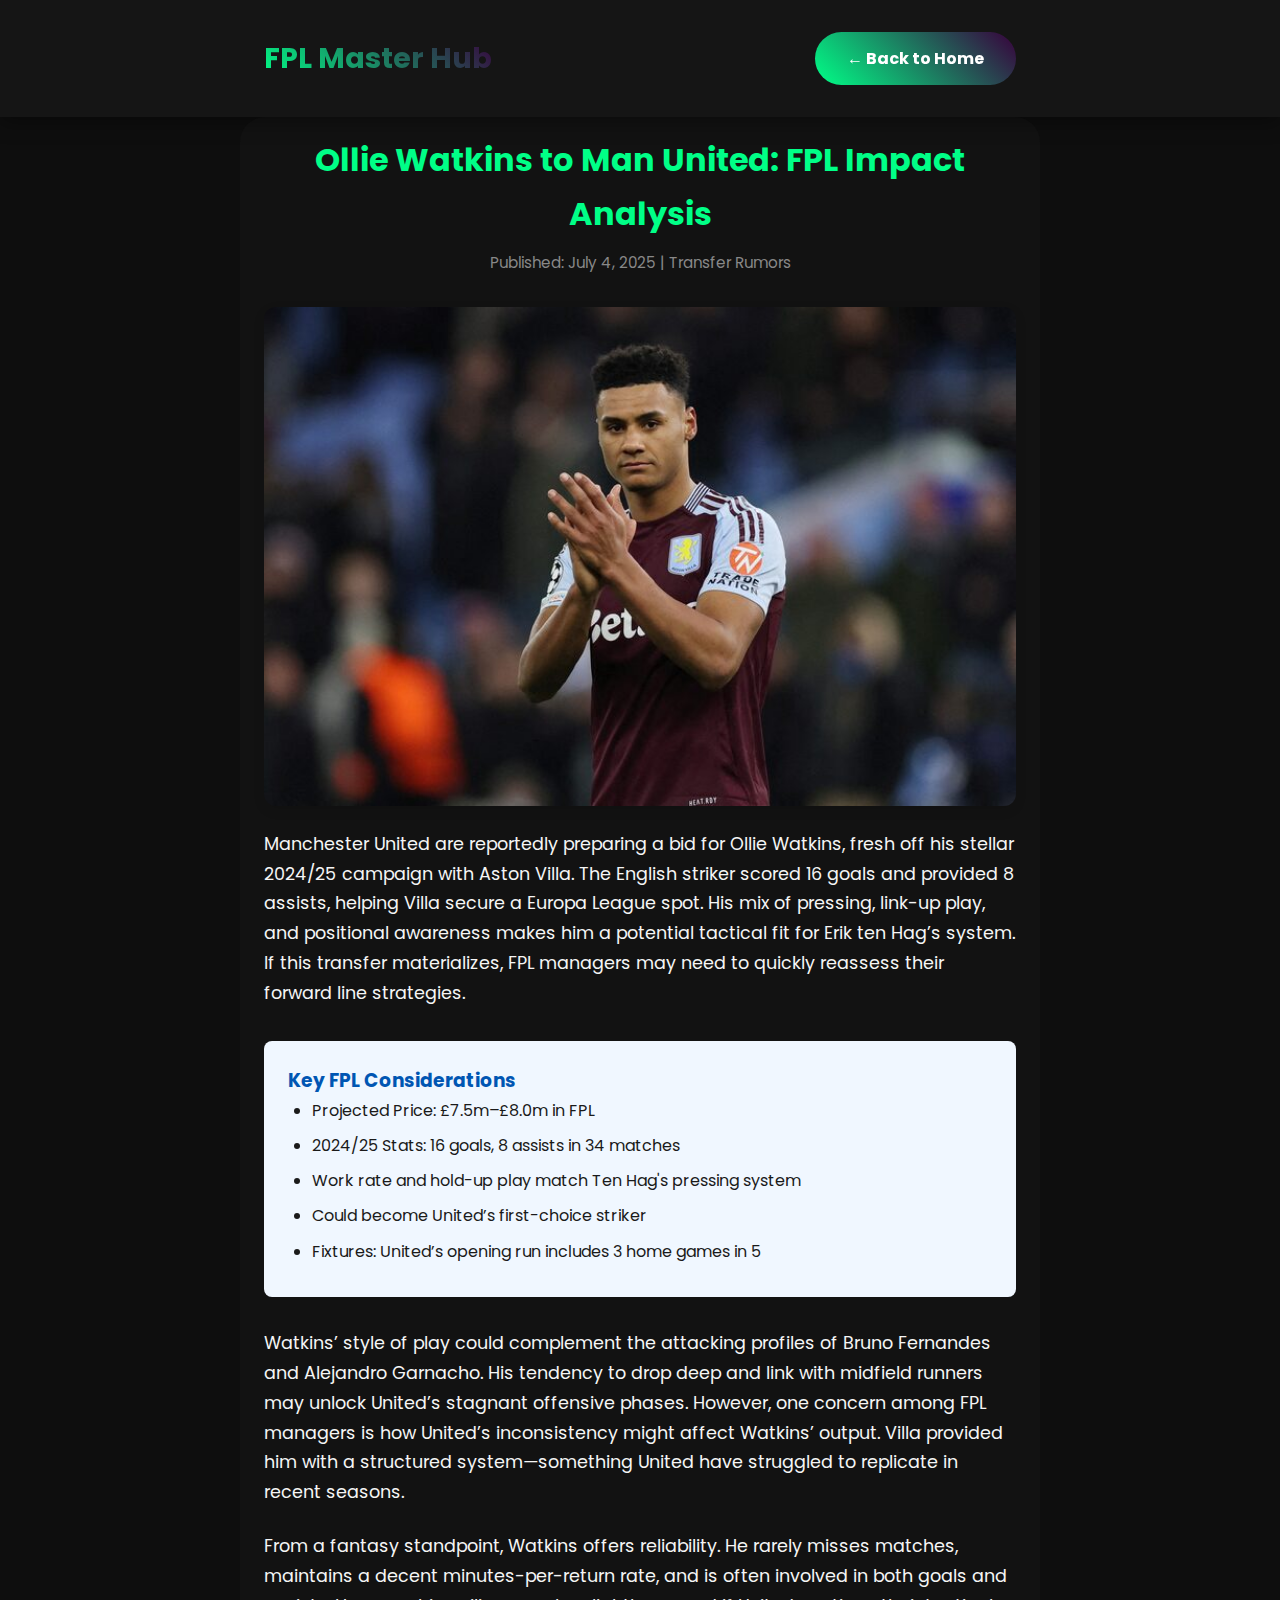
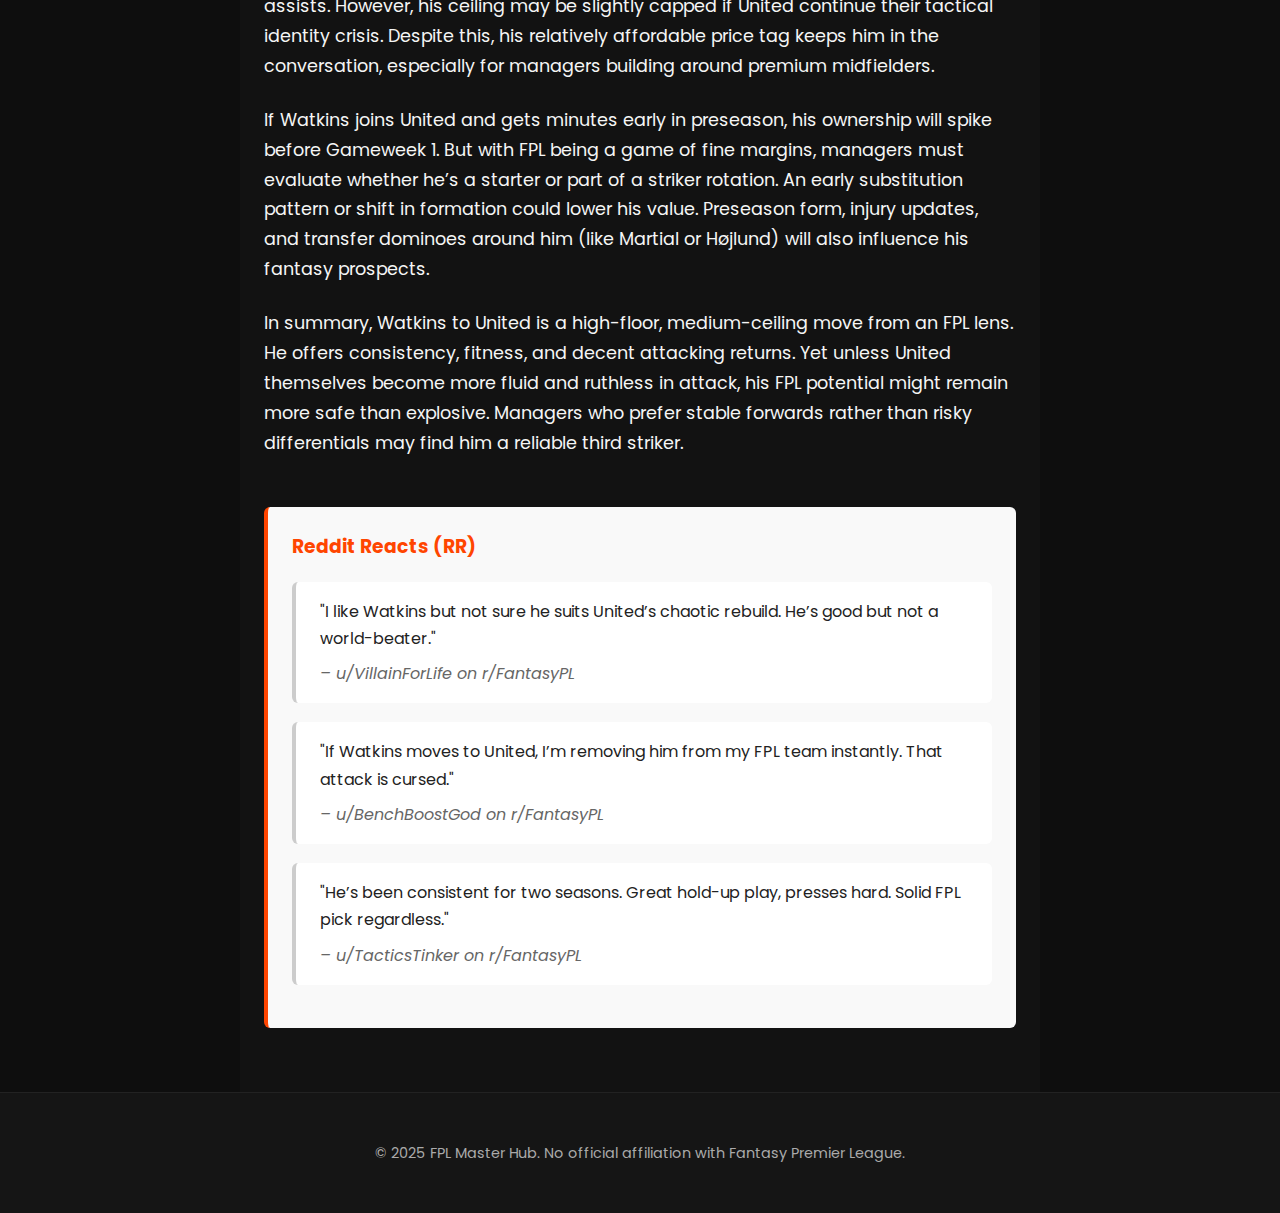
<file: articles/watkins.html>
<!DOCTYPE html>
<html lang="en">
<head>
  <meta charset="UTF-8" />
  <meta name="viewport" content="width=device-width, initial-scale=1.0"/>
  <meta name="description" content="Analysis of Ollie Watkins' potential transfer to Manchester United and Fantasy Premier League (FPL) impact">
  <title>Ollie Watkins to Man United: FPL Impact | FPL Master Hub</title>
  <link rel="stylesheet" href="../styles.css" />
  <style>
    .article-container {
      max-width: 800px;
      margin: 0 auto;
      padding: 1rem 1.5rem;
      animation: fadeIn 1.5s ease-in;
    }

    .section-title {
      font-size: 2rem;
      margin-bottom: 0.5rem;
      text-align: center;
    }

    .article-meta {
      text-align: center;
      color: #888;
      margin-bottom: 2rem;
      font-size: 0.95rem;
    }

    .article-image-wrapper {
      width: 100%;
      max-height: 500px;
      overflow: hidden;
      border-radius: 12px;
      margin: 1.5rem 0;
      box-shadow: 0 4px 12px rgba(0, 0, 0, 0.1);
      animation: fadeIn 1.8s ease-in;
    }

    .article-image {
      width: 100%;
      height: auto;
      display: block;
      object-fit: cover;
      object-position: center;
    }

    .article-content p {
      font-size: 1.1rem;
      line-height: 1.7;
      margin-bottom: 1.5rem;
      animation: fadeIn 2s ease-in;
    }

    .key-points {
      background-color: #f0f7ff;
      color: #1a1a1a;
      padding: 1.5rem;
      border-radius: 8px;
      margin: 2rem 0;
    }

    .key-points h3 {
      margin-top: 0;
      color: #0056b3;
    }

    .key-points ul {
      padding-left: 1.5rem;
    }

    .key-points li {
      margin-bottom: 0.5rem;
    }

    .reddit-reactions {
      background-color: #f9f9f9;
      border-left: 4px solid #ff4500;
      padding: 1.5rem;
      margin: 3rem 0;
      border-radius: 6px;
    }

    .reddit-reactions h3 {
      color: #ff4500;
      margin-top: 0;
    }

    blockquote {
      background: #fff;
      border-left: 4px solid #ccc;
      padding: 1rem 1.5rem;
      border-radius: 6px;
      margin: 1.2rem 0;
      color: #222;
    }

    blockquote em {
      display: block;
      color: #666;
      font-style: italic;
      margin-top: 0.5rem;
    }

    @keyframes fadeIn {
      from { opacity: 0; transform: translateY(30px); }
      to { opacity: 1; transform: translateY(0); }
    }
  </style>
</head>
<body>
  <header>
    <nav class="article-container">
      <div class="logo">FPL Master Hub</div>
      <a href="../index.html" class="cta-button">← Back to Home</a>
    </nav>
  </header>

  <main class="article-container">
    <article>
      <h1 class="section-title">Ollie Watkins to Man United: FPL Impact Analysis</h1>
      <p class="article-meta">Published: July 4, 2025 | Transfer Rumors</p>

      <div class="article-image-wrapper">
        <img src="../images/watkins.jpg" alt="Ollie Watkins celebrating for Aston Villa" class="article-image" />
      </div>

      <div class="article-content">
        <p>Manchester United are reportedly preparing a bid for Ollie Watkins, fresh off his stellar 2024/25 campaign with Aston Villa. The English striker scored 16 goals and provided 8 assists, helping Villa secure a Europa League spot. His mix of pressing, link-up play, and positional awareness makes him a potential tactical fit for Erik ten Hag’s system. If this transfer materializes, FPL managers may need to quickly reassess their forward line strategies.</p>

        <div class="key-points">
          <h3>Key FPL Considerations</h3>
          <ul>
            <li>Projected Price: £7.5m–£8.0m in FPL</li>
            <li>2024/25 Stats: 16 goals, 8 assists in 34 matches</li>
            <li>Work rate and hold-up play match Ten Hag's pressing system</li>
            <li>Could become United’s first-choice striker</li>
            <li>Fixtures: United’s opening run includes 3 home games in 5</li>
          </ul>
        </div>

        <p>Watkins’ style of play could complement the attacking profiles of Bruno Fernandes and Alejandro Garnacho. His tendency to drop deep and link with midfield runners may unlock United’s stagnant offensive phases. However, one concern among FPL managers is how United’s inconsistency might affect Watkins’ output. Villa provided him with a structured system—something United have struggled to replicate in recent seasons.</p>

        <p>From a fantasy standpoint, Watkins offers reliability. He rarely misses matches, maintains a decent minutes-per-return rate, and is often involved in both goals and assists. However, his ceiling may be slightly capped if United continue their tactical identity crisis. Despite this, his relatively affordable price tag keeps him in the conversation, especially for managers building around premium midfielders.</p>

        <p>If Watkins joins United and gets minutes early in preseason, his ownership will spike before Gameweek 1. But with FPL being a game of fine margins, managers must evaluate whether he’s a starter or part of a striker rotation. An early substitution pattern or shift in formation could lower his value. Preseason form, injury updates, and transfer dominoes around him (like Martial or Højlund) will also influence his fantasy prospects.</p>

        <p>In summary, Watkins to United is a high-floor, medium-ceiling move from an FPL lens. He offers consistency, fitness, and decent attacking returns. Yet unless United themselves become more fluid and ruthless in attack, his FPL potential might remain more safe than explosive. Managers who prefer stable forwards rather than risky differentials may find him a reliable third striker.</p>
      </div>

      <div class="reddit-reactions">
        <h3>Reddit Reacts (RR)</h3>

        <blockquote>
          "I like Watkins but not sure he suits United’s chaotic rebuild. He’s good but not a world-beater."  
          <em>– u/VillainForLife on r/FantasyPL</em>
        </blockquote>

        <blockquote>
          "If Watkins moves to United, I’m removing him from my FPL team instantly. That attack is cursed."  
          <em>– u/BenchBoostGod on r/FantasyPL</em>
        </blockquote>

        <blockquote>
          "He’s been consistent for two seasons. Great hold-up play, presses hard. Solid FPL pick regardless."  
          <em>– u/TacticsTinker on r/FantasyPL</em>
        </blockquote>
      </div>
    </article>
  </main>

  <footer>
    <div class="article-container">
      <p>&copy; 2025 FPL Master Hub. No official affiliation with Fantasy Premier League.</p>
    </div>
  </footer>
</body>
</html>
</file>
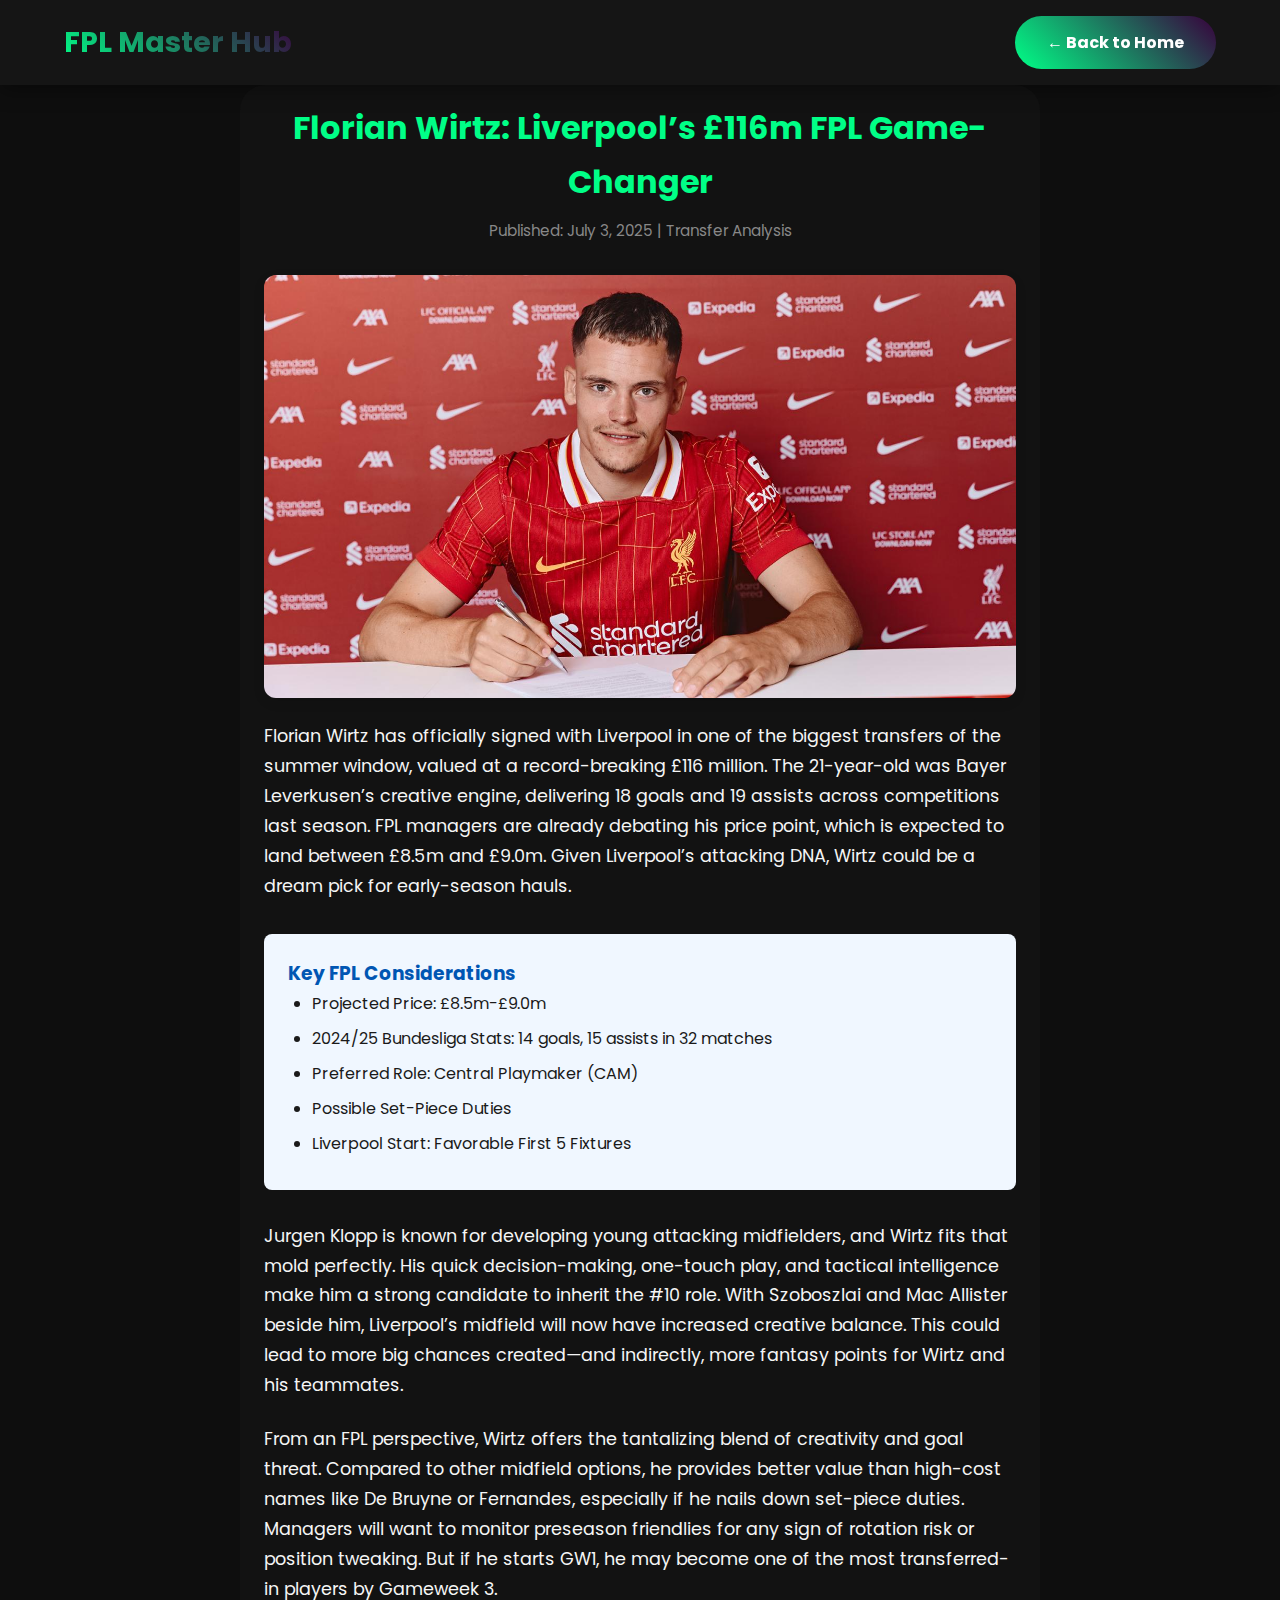
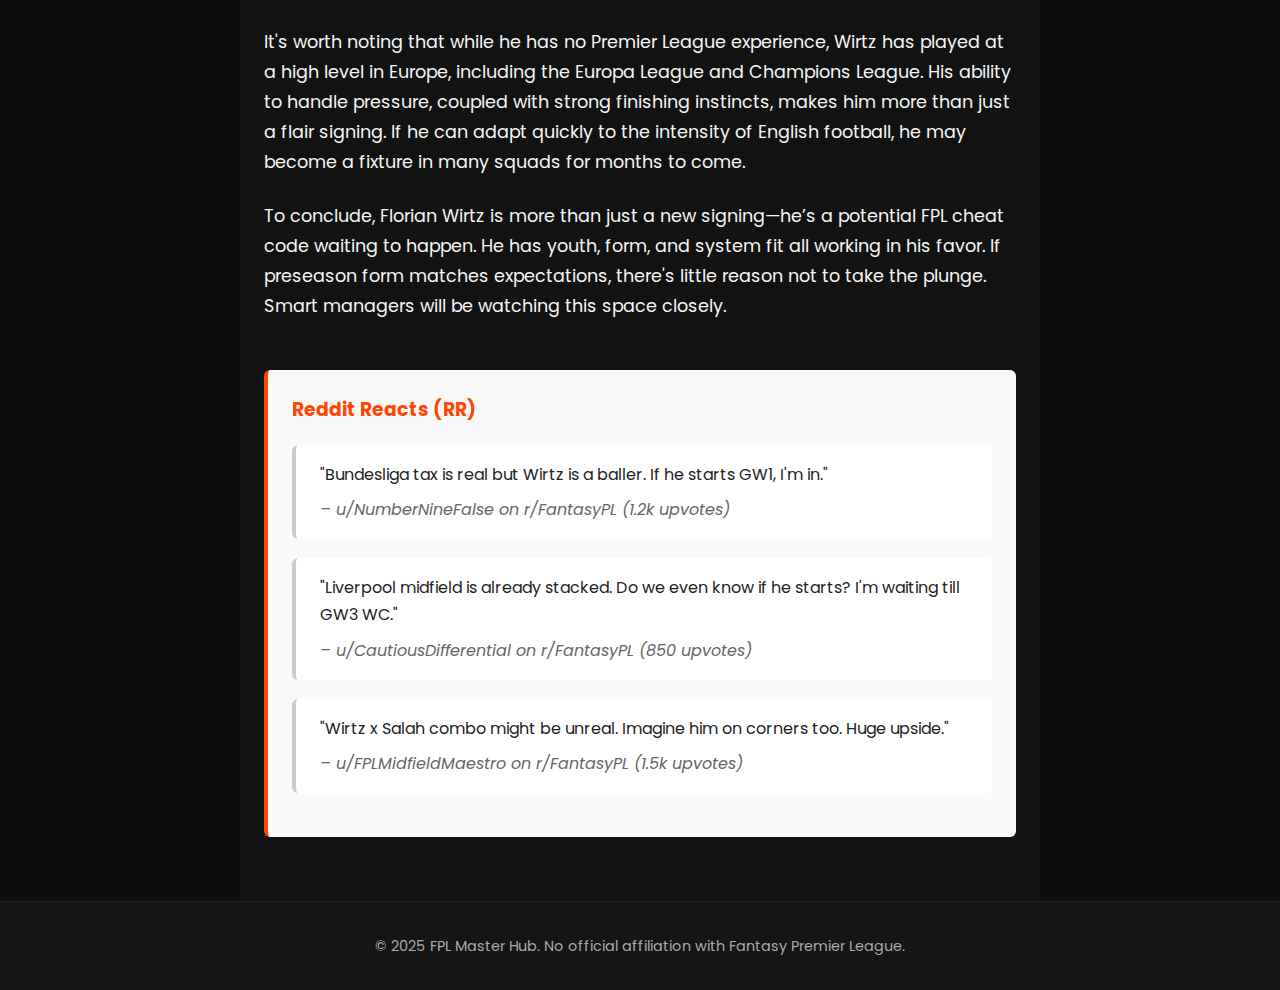
<file: articles/wirtz.html>
<!DOCTYPE html>
<html lang="en">
<head>
  <meta charset="UTF-8" />
  <meta name="viewport" content="width=device-width, initial-scale=1.0"/>
  <meta name="description" content="Analysis of Florian Wirtz's £116m transfer to Liverpool and its Fantasy Premier League (FPL) impact">
  <title>Florian Wirtz to Liverpool: FPL Impact | FPL Master Hub</title>
  <link rel="stylesheet" href="../styles.css" />
  <style>
    .article-container {
      max-width: 800px;
      margin: 0 auto;
      padding: 1rem 1.5rem;
      animation: fadeIn 1.5s ease-in;
    }

    .section-title {
      font-size: 2rem;
      margin-bottom: 0.5rem;
      text-align: center;
    }

    .article-meta {
      text-align: center;
      color: #888;
      margin-bottom: 2rem;
      font-size: 0.95rem;
    }

    .article-image-wrapper {
      width: 100%;
      max-height: 500px;
      overflow: hidden;
      border-radius: 12px;
      margin: 1.5rem 0;
      box-shadow: 0 4px 12px rgba(0, 0, 0, 0.1);
      animation: fadeIn 1.8s ease-in;
    }

    .article-image {
      width: 100%;
      height: auto;
      display: block;
      object-fit: cover;
      object-position: center;
    }

    .article-content p {
      font-size: 1.1rem;
      line-height: 1.7;
      margin-bottom: 1.5rem;
      animation: fadeIn 2s ease-in;
    }

    .key-points {
      background-color: #f0f7ff;
      color: #1a1a1a;
      padding: 1.5rem;
      border-radius: 8px;
      margin: 2rem 0;
    }

    .key-points h3 {
      margin-top: 0;
      color: #0056b3;
    }

    .key-points ul {
      padding-left: 1.5rem;
    }

    .key-points li {
      margin-bottom: 0.5rem;
    }

    .reddit-reactions {
      background-color: #f9f9f9;
      border-left: 4px solid #ff4500;
      padding: 1.5rem;
      margin: 3rem 0;
      border-radius: 6px;
    }

    .reddit-reactions h3 {
      color: #ff4500;
      margin-top: 0;
    }

    blockquote {
      background: #fff;
      border-left: 4px solid #ccc;
      padding: 1rem 1.5rem;
      border-radius: 6px;
      margin: 1.2rem 0;
      color: #222; /* Improved contrast for readability */
    }

    blockquote em {
      display: block;
      color: #666;
      font-style: italic;
      margin-top: 0.5rem;
    }

    @keyframes fadeIn {
      from { opacity: 0; transform: translateY(30px); }
      to { opacity: 1; transform: translateY(0); }
    }
  </style>
</head>
<body>
  <header>
    <nav class="container">
      <div class="logo">FPL Master Hub</div>
      <a href="../index.html" class="cta-button">← Back to Home</a>
    </nav>
  </header>

  <main class="article-container">
    <article>
      <h1 class="section-title">Florian Wirtz: Liverpool’s £116m FPL Game-Changer</h1>
      <p class="article-meta">Published: July 3, 2025 | Transfer Analysis</p>

      <div class="article-image-wrapper">
        <img src="../images/wirtz.jpg" alt="Florian Wirtz in action for Bayer Leverkusen" class="article-image" />
      </div>

      <div class="article-content">
        <p>Florian Wirtz has officially signed with Liverpool in one of the biggest transfers of the summer window, valued at a record-breaking £116 million. The 21-year-old was Bayer Leverkusen’s creative engine, delivering 18 goals and 19 assists across competitions last season. FPL managers are already debating his price point, which is expected to land between £8.5m and £9.0m. Given Liverpool’s attacking DNA, Wirtz could be a dream pick for early-season hauls.</p>

        <div class="key-points">
          <h3>Key FPL Considerations</h3>
          <ul>
            <li>Projected Price: £8.5m-£9.0m</li>
            <li>2024/25 Bundesliga Stats: 14 goals, 15 assists in 32 matches</li>
            <li>Preferred Role: Central Playmaker (CAM)</li>
            <li>Possible Set-Piece Duties</li>
            <li>Liverpool Start: Favorable First 5 Fixtures</li>
          </ul>
        </div>

        <p>Jurgen Klopp is known for developing young attacking midfielders, and Wirtz fits that mold perfectly. His quick decision-making, one-touch play, and tactical intelligence make him a strong candidate to inherit the #10 role. With Szoboszlai and Mac Allister beside him, Liverpool’s midfield will now have increased creative balance. This could lead to more big chances created—and indirectly, more fantasy points for Wirtz and his teammates.</p>

        <p>From an FPL perspective, Wirtz offers the tantalizing blend of creativity and goal threat. Compared to other midfield options, he provides better value than high-cost names like De Bruyne or Fernandes, especially if he nails down set-piece duties. Managers will want to monitor preseason friendlies for any sign of rotation risk or position tweaking. But if he starts GW1, he may become one of the most transferred-in players by Gameweek 3.</p>

        <p>It's worth noting that while he has no Premier League experience, Wirtz has played at a high level in Europe, including the Europa League and Champions League. His ability to handle pressure, coupled with strong finishing instincts, makes him more than just a flair signing. If he can adapt quickly to the intensity of English football, he may become a fixture in many squads for months to come.</p>

        <p>To conclude, Florian Wirtz is more than just a new signing—he’s a potential FPL cheat code waiting to happen. He has youth, form, and system fit all working in his favor. If preseason form matches expectations, there's little reason not to take the plunge. Smart managers will be watching this space closely.</p>
      </div>

      <div class="reddit-reactions">
        <h3>Reddit Reacts (RR)</h3>

        <blockquote>
          "Bundesliga tax is real but Wirtz is a baller. If he starts GW1, I'm in."  
          <em>– u/NumberNineFalse on r/FantasyPL (1.2k upvotes)</em>
        </blockquote>

        <blockquote>
          "Liverpool midfield is already stacked. Do we even know if he starts? I'm waiting till GW3 WC."  
          <em>– u/CautiousDifferential on r/FantasyPL (850 upvotes)</em>
        </blockquote>

        <blockquote>
          "Wirtz x Salah combo might be unreal. Imagine him on corners too. Huge upside."  
          <em>– u/FPLMidfieldMaestro on r/FantasyPL (1.5k upvotes)</em>
        </blockquote>
      </div>
    </article>
  </main>

  <footer>
    <div class="container">
      <p>&copy; 2025 FPL Master Hub. No official affiliation with Fantasy Premier League.</p>
    </div>
  </footer>
</body>
</html>
</file>
<file: styles.css>
/* FPL MASTER HUB - MODERN DARK THEME */

/* Google Fonts */
@import url('https://fonts.googleapis.com/css2?family=Poppins:wght@400;600;700&display=swap');

/* Reset & Base */
* {
  margin: 0;
  padding: 0;
  box-sizing: border-box;
  scroll-behavior: smooth;
}

body {
  font-family: 'Poppins', sans-serif;
  background: #0e0e0e;
  color: #f5f5f5;
  line-height: 1.7;
  min-height: 100vh;
  overflow-x: hidden;
}

.container {
  width: 90%;
  max-width: 1200px;
  margin: 0 auto;
}

/* Header */
header {
  background: #151515;
  padding: 1rem 0;
  box-shadow: 0 4px 20px rgba(0, 0, 0, 0.4);
  position: sticky;
  top: 0;
  z-index: 999;
}

nav {
  display: flex;
  justify-content: space-between;
  align-items: center;
}

.logo {
  font-size: 1.8rem;
  font-weight: 700;
  background: linear-gradient(45deg, #00ff87, #38003c);
  -webkit-background-clip: text;
  -webkit-text-fill-color: transparent;
}

.nav-links {
  display: flex;
  list-style: none;
  gap: 2rem;
}

.nav-links a {
  text-decoration: none;
  color: #ccc;
  font-weight: 500;
  transition: all 0.3s;
  position: relative;
}

.nav-links a:hover {
  color: #00ff87;
}

/* Hero */
.hero {
  padding: 5rem 1rem 4rem;
  text-align: center;
  background: linear-gradient(to bottom right, #38003c, #1f1f1f);
}

.hero h1 {
  font-size: 3rem;
  margin-bottom: 1rem;
  color: #00ff87;
}

.hero p {
  font-size: 1.2rem;
  max-width: 700px;
  margin: 0 auto 2rem;
  color: #ccc;
}

.cta-button {
  background: linear-gradient(45deg, #00ff87, #38003c);
  color: white;
  border: none;
  padding: 0.8rem 2rem;
  border-radius: 50px;
  font-weight: bold;
  cursor: pointer;
  transition: 0.3s;
  text-decoration: none;
  display: inline-block;
}

.cta-button:hover {
  transform: scale(1.05);
  box-shadow: 0 0 15px rgba(0, 255, 135, 0.5);
}

/* Main Layout */
main {
  background: #121212;
  padding: 4rem 1rem;
  border-radius: 25px 25px 0 0;
}

/* Blog Posts Grid */
.blog-posts {
  display: grid;
  grid-template-columns: repeat(auto-fit, minmax(320px, 1fr));
  gap: 2rem;
  margin-bottom: 3rem;
}

.post-card {
  background: #1a1a1a;
  border-radius: 15px;
  overflow: hidden;
  transition: all 0.3s;
  border: 1px solid #222;
  cursor: pointer;
  display: flex;
  flex-direction: column;
}

.post-card:hover {
  transform: translateY(-5px) scale(1.02);
  box-shadow: 0 10px 30px rgba(0, 255, 135, 0.1);
}

.post-image {
  height: 180px;
  display: flex;
  align-items: center;
  justify-content: center;
  font-size: 1.3rem;
  font-weight: bold;
  color: #fff;
  background: linear-gradient(45deg, #00ff87, #38003c);
}

.post-content {
  padding: 1.5rem;
  flex: 1;
}

.post-title {
  font-size: 1.2rem;
  color: #00ff87;
  margin-bottom: 0.5rem;
}

.post-meta {
  font-size: 0.85rem;
  color: #888;
  margin-bottom: 1rem;
}

.post-excerpt {
  color: #ddd;
  font-size: 0.95rem;
  line-height: 1.6;
  margin-bottom: 1rem;
}

.read-more {
  color: #00ff87;
  font-weight: bold;
  text-decoration: none;
  transition: 0.3s;
}

.read-more:hover {
  color: #fff;
}

/* Sidebar */
.sidebar {
  background: #1a1a1a;
  border: 1px solid #222;
  padding: 2rem;
  border-radius: 15px;
  margin-top: 2rem;
}

.widget h3, .widget h4 {
  color: #00ff87;
  margin-bottom: 1rem;
}

.gameweek-info {
  background: #111;
  padding: 1rem;
  border-radius: 10px;
  text-align: center;
  color: #ccc;
}

.gameweek-info .number {
  font-size: 2.5rem;
  font-weight: bold;
  margin: 1rem 0;
}

.live-updates .update-item {
  margin-bottom: 1rem;
  padding-bottom: 1rem;
  border-bottom: 1px solid #333;
}

.update-time {
  font-size: 0.8rem;
  color: #888;
  margin-bottom: 0.3rem;
}

/* Sections */
.section {
  text-align: center;
  padding: 3rem 0;
  border-top: 1px solid #222;
}

.section-title {
  color: #00ff87;
  font-size: 2rem;
  margin-bottom: 1rem;
}

.section p {
  color: #ccc;
  max-width: 800px;
  margin: 0 auto;
  font-size: 1.1rem;
}

/* Footer */
footer {
  background: #151515;
  color: #aaa;
  text-align: center;
  padding: 2rem;
  font-size: 0.9rem;
  border-top: 1px solid #222;
}

/* Responsive */
@media (max-width: 768px) {
  .nav-links {
    flex-direction: column;
    gap: 1rem;
    text-align: right;
  }

  .hero h1 {
    font-size: 2.2rem;
  }

  .container {
    width: 95%;
  }
.reddit-title {
  font-size: 1.5rem;
  margin-top: 2.5rem;
  color: #00ff87;
  border-bottom: 2px solid #333;
  padding-bottom: 0.5rem;
  margin-bottom: 1rem;
}

.reddit-reacts {
  display: flex;
  flex-direction: column;
  gap: 1.5rem;
}

.reddit-comment {
  background: #1a1a1a;
  border-left: 4px solid #ff4500;
  padding: 1.2rem 1.5rem;
  border-radius: 8px;
  box-shadow: 0 2px 10px rgba(0,0,0,0.2);
  transition: 0.3s;
}

.reddit-user {
  display: flex;
  align-items: center;
  margin-bottom: 0.5rem;
}

.reddit-avatar {
  width: 2px;
  height: 2px;
  border-radius: 50%;
  margin-right: 0.7rem;
  border: 2px solid #ff4500;
  object-fit: cover;
  display: inline-block;
}


.reddit-name {
  font-weight: 600;
  color: #ffcc99;
  margin-right: 0.5rem;
}

.reddit-flair {
  background: #333;
  color: #aaa;
  font-size: 0.75rem;
  padding: 0.2rem 0.5rem;
  border-radius: 3px;
  font-style: italic;
}

.reddit-text {
  font-style: italic;
  font-size: 1rem;
  color: #ccc;
  line-height: 1.6;
}



}
</file>
